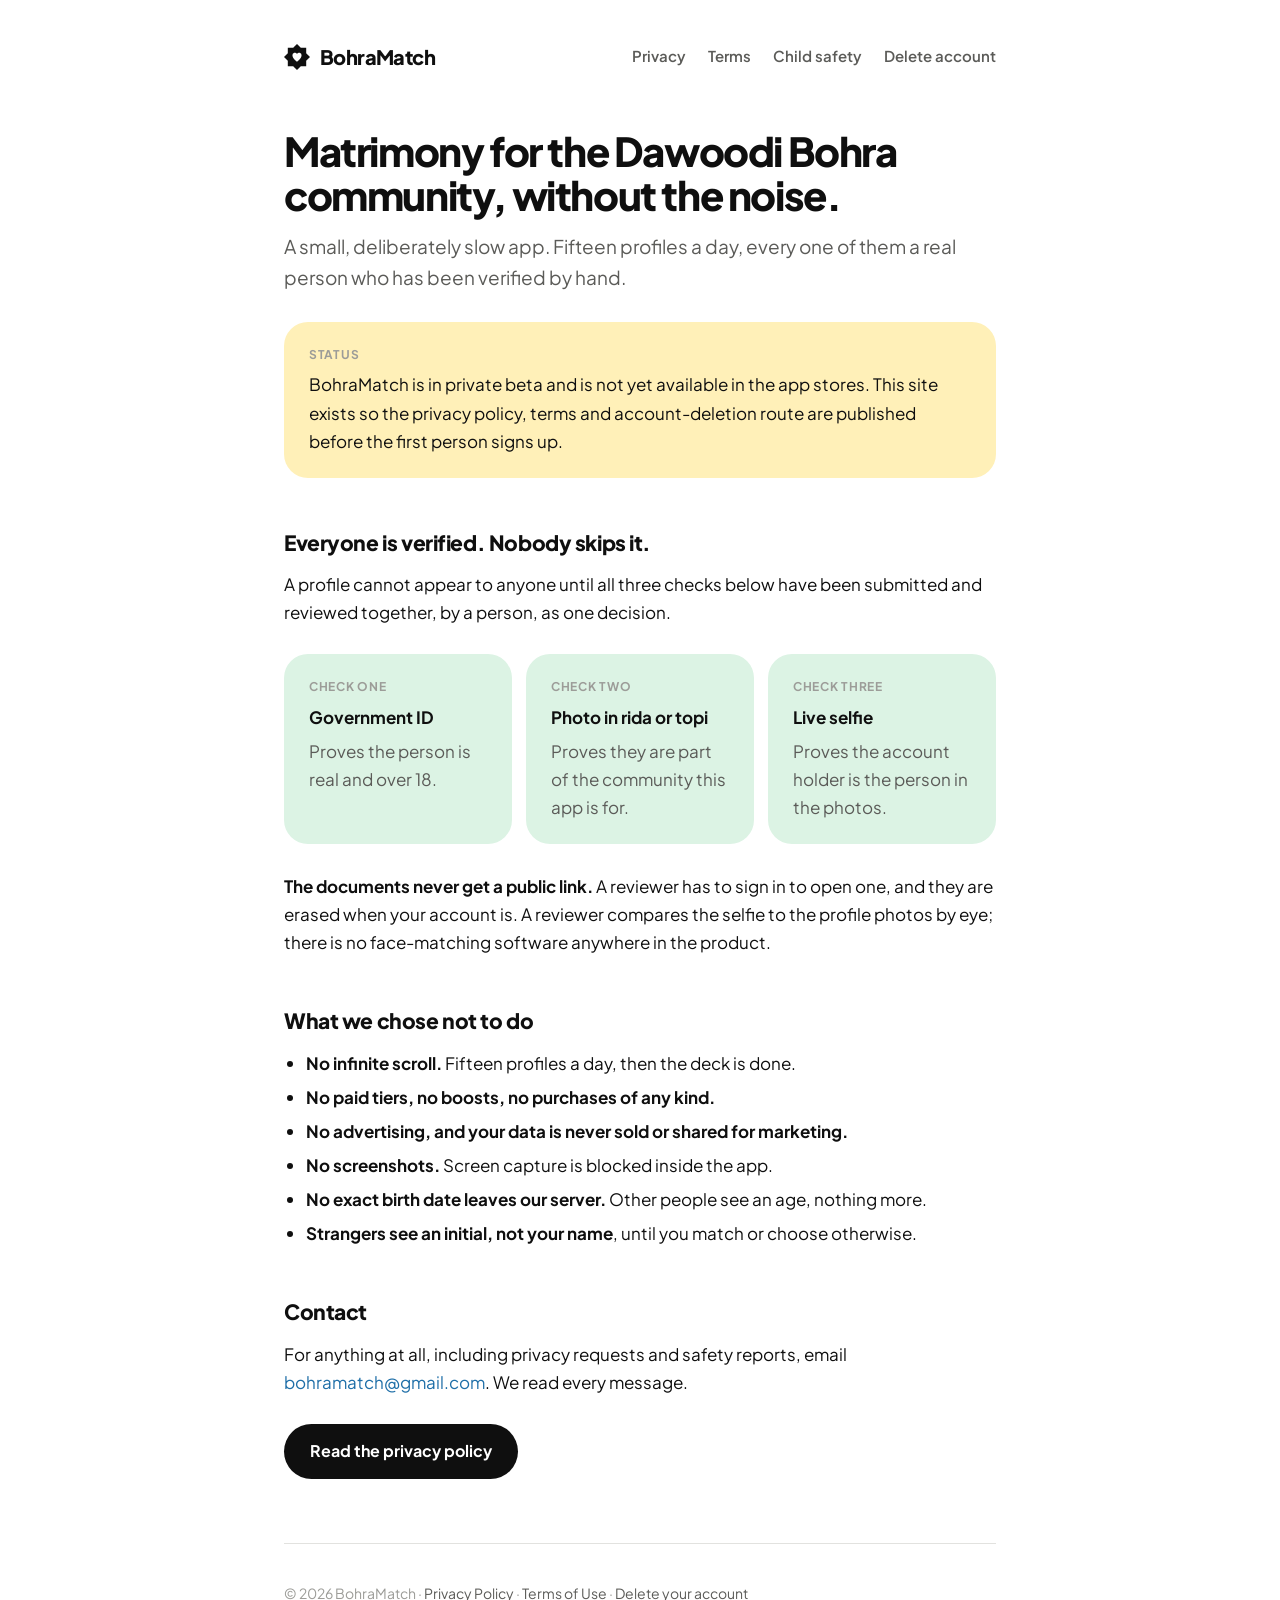
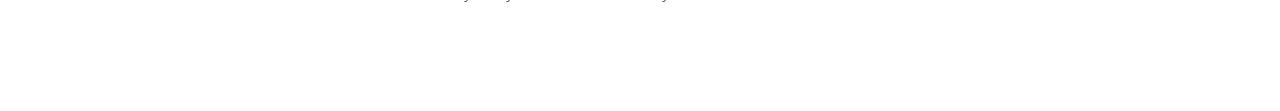
<file: index.html>
<!DOCTYPE html>
<html lang="en">
<head>
<meta charset="utf-8" />
<meta name="viewport" content="width=device-width, initial-scale=1" />
<title>BohraMatch</title>
<meta name="description" content="A verified matrimony app for the Dawoodi Bohra community. Every profile is reviewed by a person before it goes live." />
<link rel="preconnect" href="https://fonts.googleapis.com" />
<link rel="preconnect" href="https://fonts.gstatic.com" crossorigin />
<link href="https://fonts.googleapis.com/css2?family=Plus+Jakarta+Sans:wght@500;600;700;800&display=swap" rel="stylesheet" />
<link rel="stylesheet" href="style.css" />
<link rel="icon" href="icon.svg" type="image/svg+xml" />
</head>
<body>
<div class="wrap">

  <div class="top">
    <a class="brand" href="./">
      <svg class="mark" viewBox="0 0 24 24" aria-hidden="true">
        <path fill="#0F0F0F" fill-rule="evenodd" d="M12.00 0.00L15.51 3.51L20.49 3.51L20.49 8.49L24.00 12.00L20.49 15.51L20.49 20.49L15.51 20.49L12.00 24.00L8.49 20.49L3.51 20.49L3.51 15.51L0.00 12.00L3.51 8.49L3.51 3.51L8.49 3.51Z M12 16.4 C12 16.4, 7.8 13.4, 7.8 10.4 A2.2 2.2 0 0 1 12 9.3 A2.2 2.2 0 0 1 16.2 10.4 C16.2 13.4 12 16.4 12 16.4 Z" />
      </svg>
      BohraMatch
    </a>
    <nav class="nav">
      <a href="privacy.html">Privacy</a>
      <a href="terms.html">Terms</a>
      <a href="child-safety.html">Child safety</a>
      <a href="delete-account.html">Delete account</a>
    </nav>
  </div>

  <h1>Matrimony for the Dawoodi&nbsp;Bohra community, without the noise.</h1>
  <p class="lede">
    A small, deliberately slow app. Fifteen profiles a day, every one of them a real
    person who has been verified by hand.
  </p>

  <div class="card sun">
    <p class="label">Status</p>
    <p style="margin:0">
      BohraMatch is in private beta and is not yet available in the app stores.
      This site exists so the privacy policy, terms and account-deletion route are
      published before the first person signs up.
    </p>
  </div>

  <h2>Everyone is verified. Nobody skips it.</h2>
  <p>
    A profile cannot appear to anyone until all three checks below have been submitted
    and reviewed together, by a person, as one decision.
  </p>

  <div class="grid">
    <div class="card mint">
      <p class="label">Check one</p>
      <strong>Government ID</strong>
      <p style="margin:6px 0 0" class="muted">Proves the person is real and over 18.</p>
    </div>
    <div class="card mint">
      <p class="label">Check two</p>
      <strong>Photo in rida or topi</strong>
      <p style="margin:6px 0 0" class="muted">Proves they are part of the community this app is for.</p>
    </div>
    <div class="card mint">
      <p class="label">Check three</p>
      <strong>Live selfie</strong>
      <p style="margin:6px 0 0" class="muted">Proves the account holder is the person in the photos.</p>
    </div>
  </div>

  <p>
    <strong>The documents never get a public link.</strong> A reviewer has to sign in to
    open one, and they are erased when your account is. A reviewer compares the selfie to
    the profile photos by eye; there is no face-matching software anywhere in the product.
  </p>

  <h2>What we chose not to do</h2>
  <ul>
    <li><strong>No infinite scroll.</strong> Fifteen profiles a day, then the deck is done.</li>
    <li><strong>No paid tiers, no boosts, no purchases of any kind.</strong></li>
    <li><strong>No advertising, and your data is never sold or shared for marketing.</strong></li>
    <li><strong>No screenshots.</strong> Screen capture is blocked inside the app.</li>
    <li><strong>No exact birth date leaves our server.</strong> Other people see an age, nothing more.</li>
    <li><strong>Strangers see an initial, not your name</strong>, until you match or choose otherwise.</li>
  </ul>

  <h2>Contact</h2>
  <p>
    For anything at all, including privacy requests and safety reports, email
    <a href="mailto:bohramatch@gmail.com">bohramatch@gmail.com</a>.
    We read every message.
  </p>

  <p style="margin-top:28px">
    <a class="btn" href="privacy.html">Read the privacy policy</a>
  </p>

  <footer>
    <p>
      &copy; 2026 BohraMatch &middot;
      <a href="privacy.html">Privacy Policy</a> &middot;
      <a href="terms.html">Terms of Use</a> &middot;
      <a href="delete-account.html">Delete your account</a>
    </p>
  </footer>

</div>
</body>
</html>
</file>
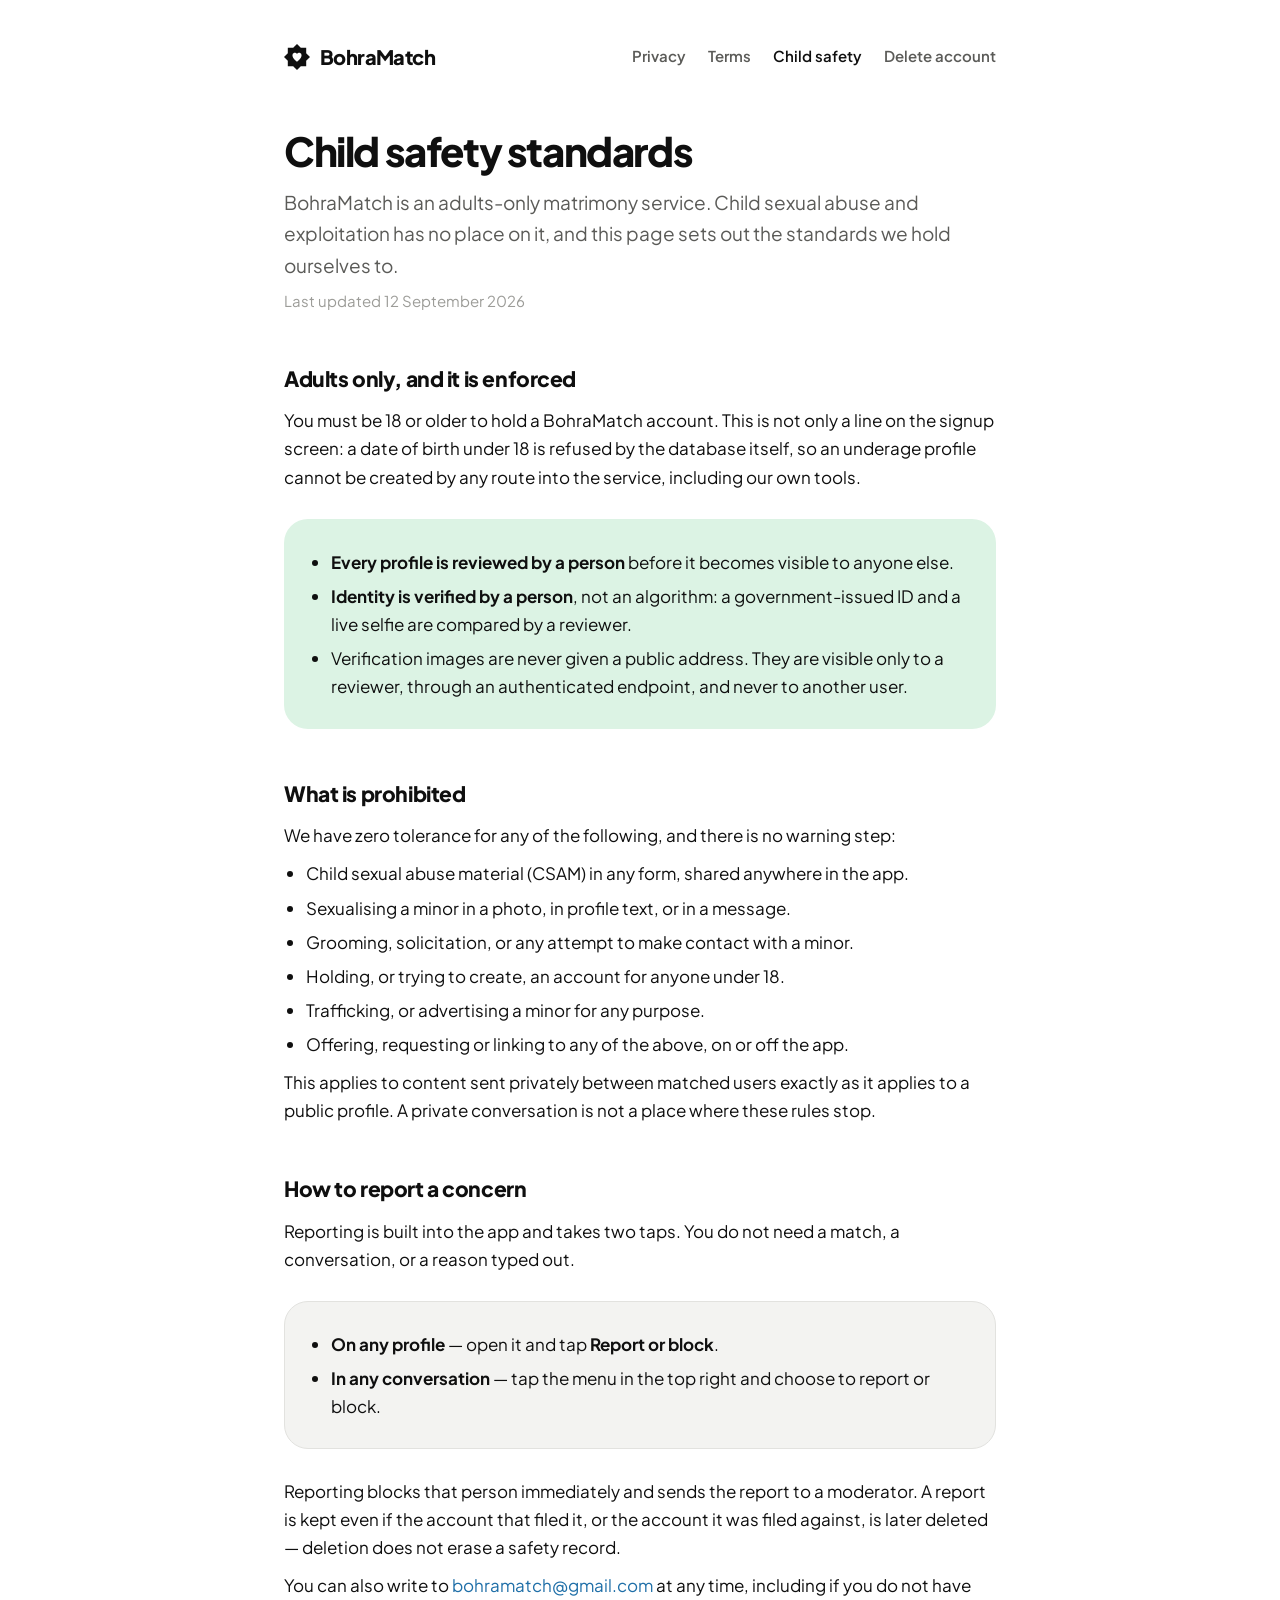
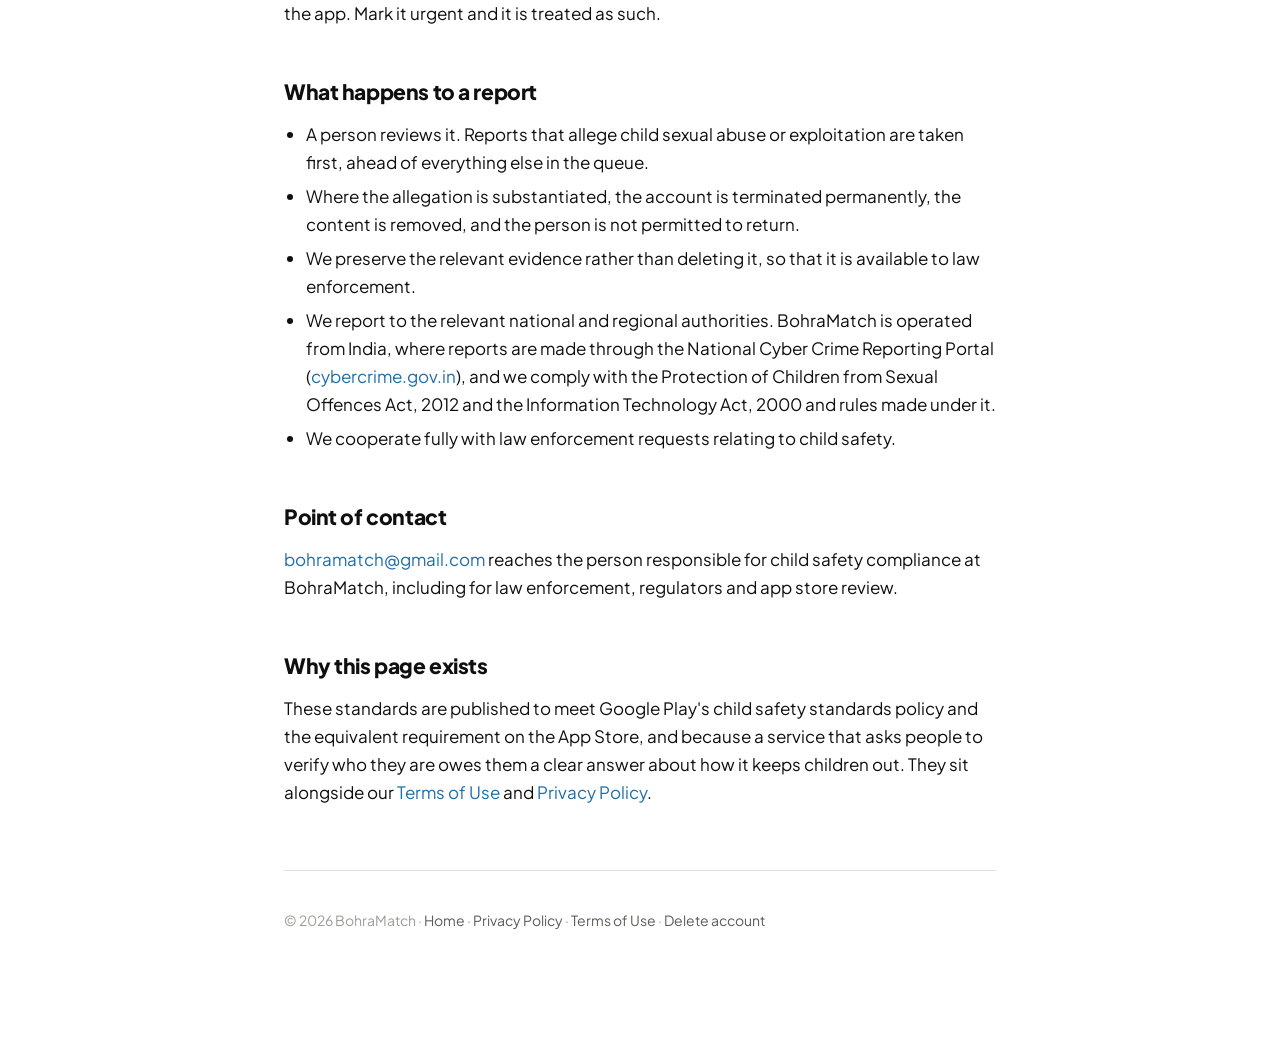
<file: child-safety.html>
<!DOCTYPE html>
<html lang="en">
<head>
<meta charset="utf-8" />
<meta name="viewport" content="width=device-width, initial-scale=1" />
<title>Child safety standards &middot; BohraMatch</title>
<meta name="description" content="BohraMatch's published standards against child sexual abuse and exploitation, and how to report a concern." />
<link rel="preconnect" href="https://fonts.googleapis.com" />
<link rel="preconnect" href="https://fonts.gstatic.com" crossorigin />
<link href="https://fonts.googleapis.com/css2?family=Plus+Jakarta+Sans:wght@500;600;700;800&display=swap" rel="stylesheet" />
<link rel="stylesheet" href="style.css" />
<link rel="icon" href="icon.svg" type="image/svg+xml" />
</head>
<body>
<div class="wrap">

  <div class="top">
    <a class="brand" href="./">
      <svg class="mark" viewBox="0 0 24 24" aria-hidden="true">
        <path fill="#0F0F0F" fill-rule="evenodd" d="M12.00 0.00L15.51 3.51L20.49 3.51L20.49 8.49L24.00 12.00L20.49 15.51L20.49 20.49L15.51 20.49L12.00 24.00L8.49 20.49L3.51 20.49L3.51 15.51L0.00 12.00L3.51 8.49L3.51 3.51L8.49 3.51Z M12 16.4 C12 16.4, 7.8 13.4, 7.8 10.4 A2.2 2.2 0 0 1 12 9.3 A2.2 2.2 0 0 1 16.2 10.4 C16.2 13.4 12 16.4 12 16.4 Z" />
      </svg>
      BohraMatch
    </a>
    <nav class="nav">
      <a href="privacy.html">Privacy</a>
      <a href="terms.html">Terms</a>
      <a href="child-safety.html" aria-current="page">Child safety</a>
      <a href="delete-account.html">Delete account</a>
    </nav>
  </div>

  <h1>Child safety standards</h1>
  <p class="lede">
    BohraMatch is an adults-only matrimony service. Child sexual abuse and exploitation
    has no place on it, and this page sets out the standards we hold ourselves to.
  </p>
  <p class="updated">Last updated 12 September 2026</p>

  <h2>Adults only, and it is enforced</h2>
  <p>
    You must be 18 or older to hold a BohraMatch account. This is not only a line on the
    signup screen: a date of birth under 18 is refused by the database itself, so an
    underage profile cannot be created by any route into the service, including our own
    tools.
  </p>
  <div class="card mint">
    <ul style="margin:0">
      <li><strong>Every profile is reviewed by a person</strong> before it becomes visible to anyone else.</li>
      <li><strong>Identity is verified by a person</strong>, not an algorithm: a government-issued ID and a live selfie are compared by a reviewer.</li>
      <li>Verification images are never given a public address. They are visible only to a reviewer, through an authenticated endpoint, and never to another user.</li>
    </ul>
  </div>

  <h2>What is prohibited</h2>
  <p>We have zero tolerance for any of the following, and there is no warning step:</p>
  <ul>
    <li>Child sexual abuse material (CSAM) in any form, shared anywhere in the app.</li>
    <li>Sexualising a minor in a photo, in profile text, or in a message.</li>
    <li>Grooming, solicitation, or any attempt to make contact with a minor.</li>
    <li>Holding, or trying to create, an account for anyone under 18.</li>
    <li>Trafficking, or advertising a minor for any purpose.</li>
    <li>Offering, requesting or linking to any of the above, on or off the app.</li>
  </ul>
  <p>
    This applies to content sent privately between matched users exactly as it applies to
    a public profile. A private conversation is not a place where these rules stop.
  </p>

  <h2>How to report a concern</h2>
  <p>
    Reporting is built into the app and takes two taps. You do not need a match, a
    conversation, or a reason typed out.
  </p>
  <div class="card">
    <ul style="margin:0">
      <li><strong>On any profile</strong> &mdash; open it and tap <strong>Report or block</strong>.</li>
      <li><strong>In any conversation</strong> &mdash; tap the menu in the top right and choose to report or block.</li>
    </ul>
  </div>
  <p>
    Reporting blocks that person immediately and sends the report to a moderator. A report
    is kept even if the account that filed it, or the account it was filed against, is
    later deleted &mdash; deletion does not erase a safety record.
  </p>
  <p>
    You can also write to
    <a href="mailto:bohramatch@gmail.com?subject=Child%20safety%20concern">bohramatch@gmail.com</a>
    at any time, including if you do not have the app. Mark it urgent and it is treated as
    such.
  </p>

  <h2>What happens to a report</h2>
  <ul>
    <li>A person reviews it. Reports that allege child sexual abuse or exploitation are taken first, ahead of everything else in the queue.</li>
    <li>Where the allegation is substantiated, the account is terminated permanently, the content is removed, and the person is not permitted to return.</li>
    <li>We preserve the relevant evidence rather than deleting it, so that it is available to law enforcement.</li>
    <li>We report to the relevant national and regional authorities. BohraMatch is operated from India, where reports are made through the National Cyber Crime Reporting Portal (<a href="https://cybercrime.gov.in">cybercrime.gov.in</a>), and we comply with the Protection of Children from Sexual Offences Act, 2012 and the Information Technology Act, 2000 and rules made under it.</li>
    <li>We cooperate fully with law enforcement requests relating to child safety.</li>
  </ul>

  <h2>Point of contact</h2>
  <p>
    <a href="mailto:bohramatch@gmail.com?subject=Child%20safety%20standards">bohramatch@gmail.com</a>
    reaches the person responsible for child safety compliance at BohraMatch, including for
    law enforcement, regulators and app store review.
  </p>

  <h2>Why this page exists</h2>
  <p>
    These standards are published to meet Google Play's child safety standards policy and
    the equivalent requirement on the App Store, and because a service that asks people to
    verify who they are owes them a clear answer about how it keeps children out. They sit
    alongside our <a href="terms.html">Terms of Use</a> and <a href="privacy.html">Privacy Policy</a>.
  </p>

  <footer>
    <p>
      &copy; 2026 BohraMatch &middot;
      <a href="./">Home</a> &middot;
      <a href="privacy.html">Privacy Policy</a> &middot;
      <a href="terms.html">Terms of Use</a> &middot;
      <a href="delete-account.html">Delete account</a>
    </p>
  </footer>

</div>
</body>
</html>
</file>
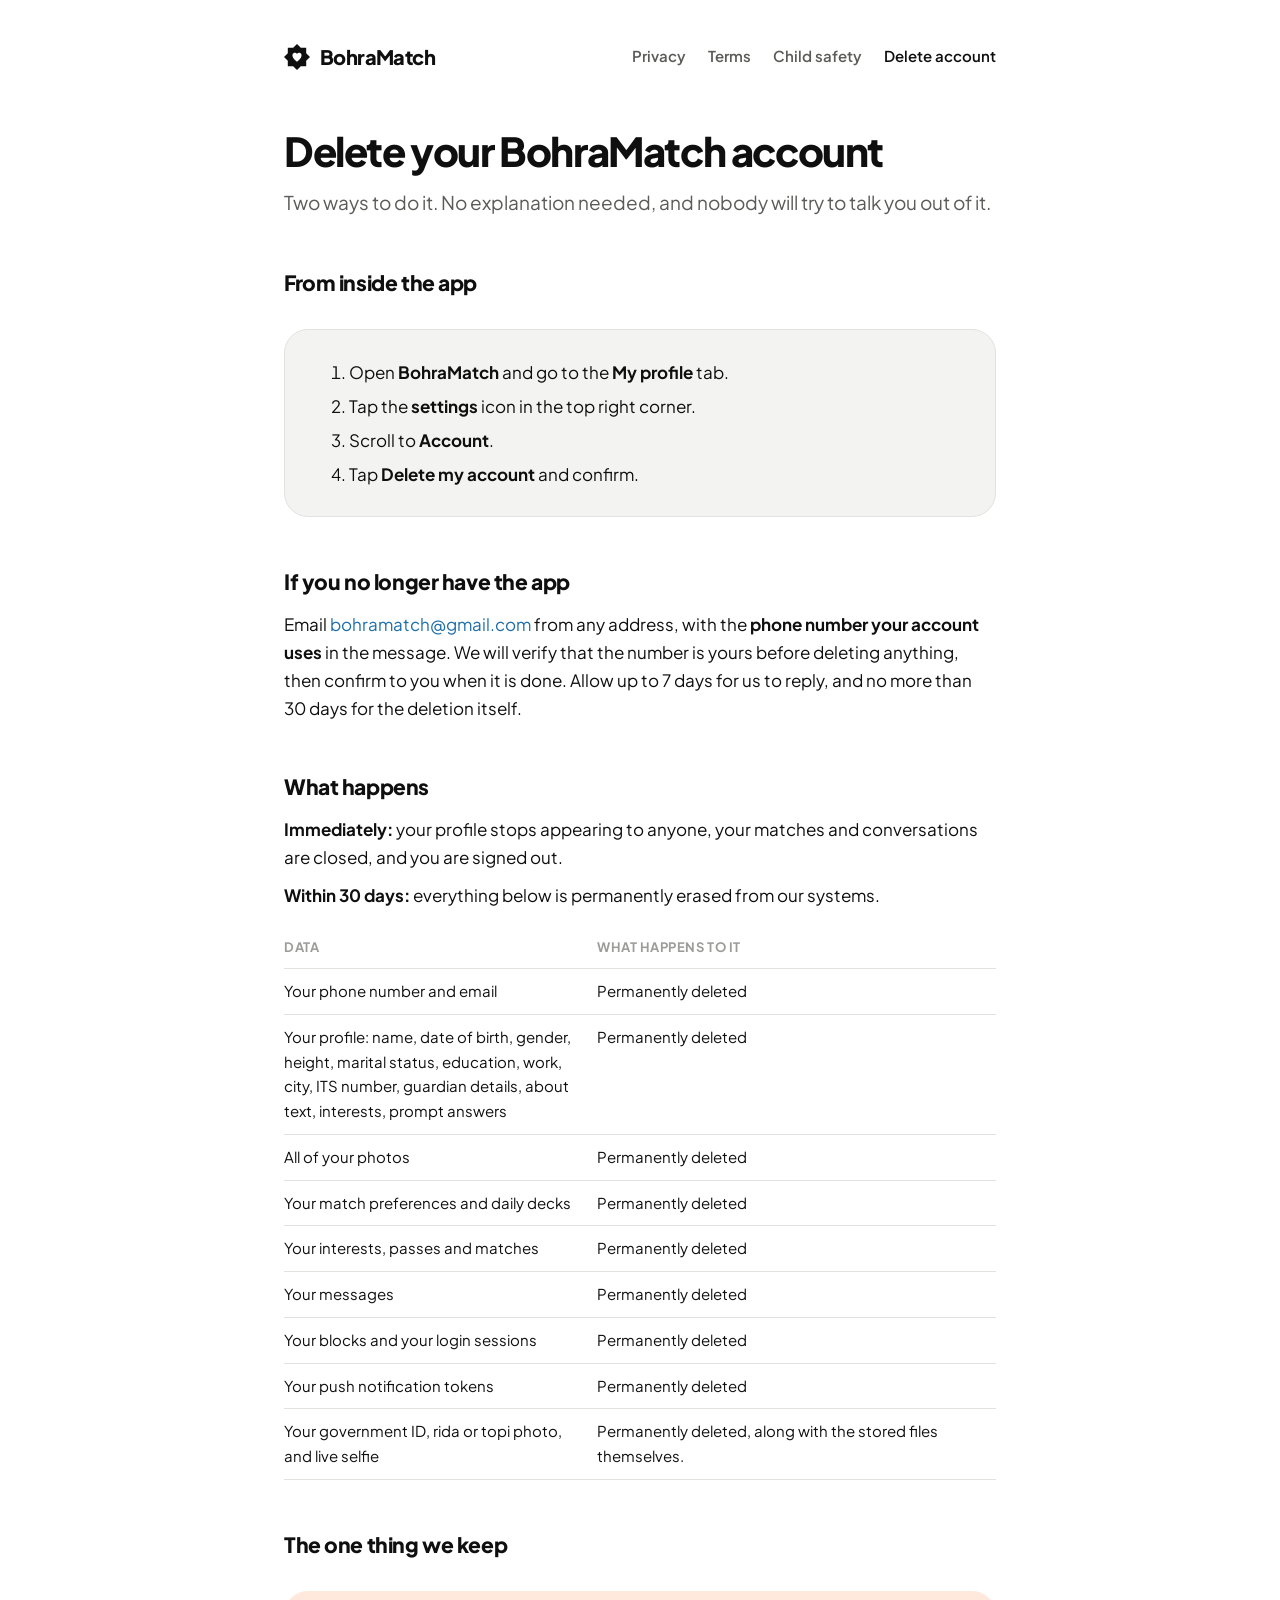
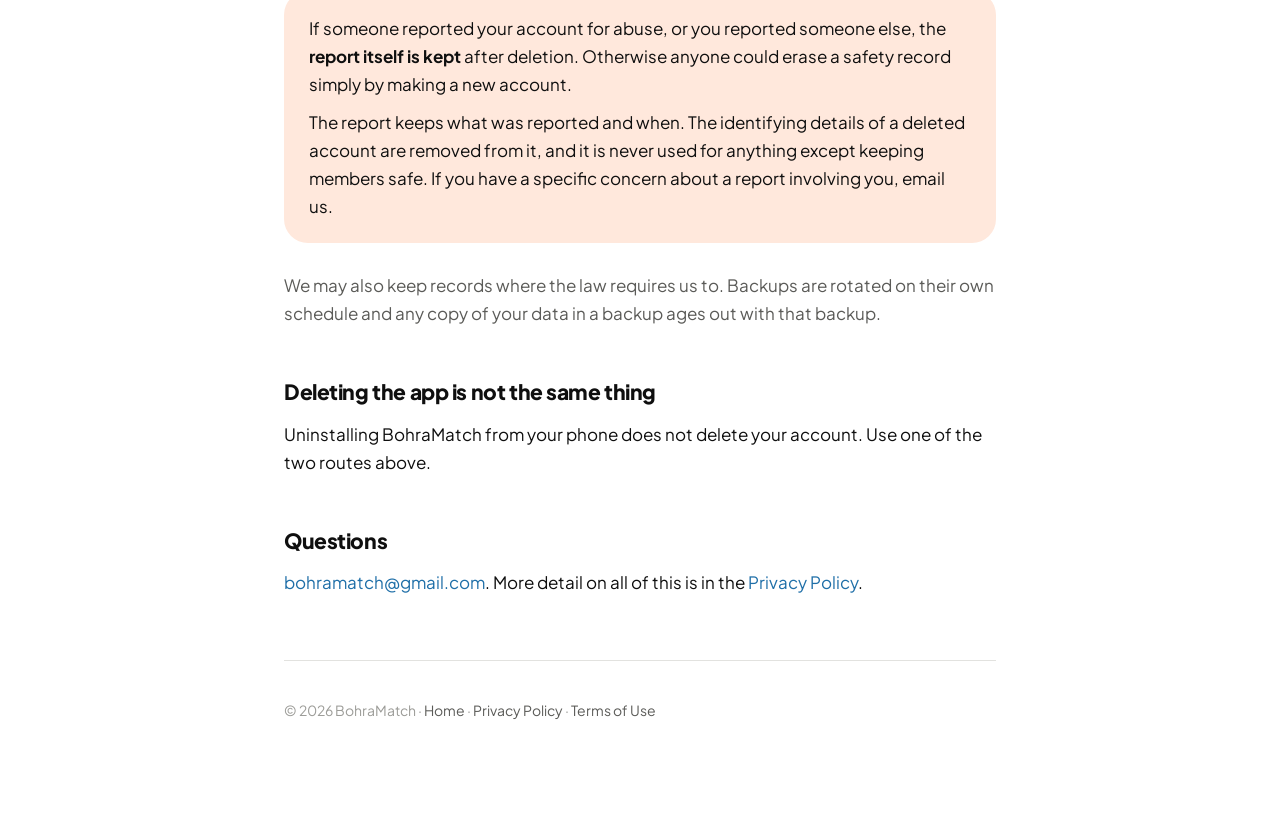
<file: delete-account.html>
<!DOCTYPE html>
<html lang="en">
<head>
<meta charset="utf-8" />
<meta name="viewport" content="width=device-width, initial-scale=1" />
<title>Delete your account &middot; BohraMatch</title>
<meta name="description" content="How to delete your BohraMatch account and what happens to your data." />
<link rel="preconnect" href="https://fonts.googleapis.com" />
<link rel="preconnect" href="https://fonts.gstatic.com" crossorigin />
<link href="https://fonts.googleapis.com/css2?family=Plus+Jakarta+Sans:wght@500;600;700;800&display=swap" rel="stylesheet" />
<link rel="stylesheet" href="style.css" />
<link rel="icon" href="icon.svg" type="image/svg+xml" />
</head>
<body>
<div class="wrap">

  <div class="top">
    <a class="brand" href="./">
      <svg class="mark" viewBox="0 0 24 24" aria-hidden="true">
        <path fill="#0F0F0F" fill-rule="evenodd" d="M12.00 0.00L15.51 3.51L20.49 3.51L20.49 8.49L24.00 12.00L20.49 15.51L20.49 20.49L15.51 20.49L12.00 24.00L8.49 20.49L3.51 20.49L3.51 15.51L0.00 12.00L3.51 8.49L3.51 3.51L8.49 3.51Z M12 16.4 C12 16.4, 7.8 13.4, 7.8 10.4 A2.2 2.2 0 0 1 12 9.3 A2.2 2.2 0 0 1 16.2 10.4 C16.2 13.4 12 16.4 12 16.4 Z" />
      </svg>
      BohraMatch
    </a>
    <nav class="nav">
      <a href="privacy.html">Privacy</a>
      <a href="terms.html">Terms</a>
      <a href="child-safety.html">Child safety</a>
      <a href="delete-account.html" aria-current="page">Delete account</a>
    </nav>
  </div>

  <h1>Delete your BohraMatch account</h1>
  <p class="lede">
    Two ways to do it. No explanation needed, and nobody will try to talk you out of it.
  </p>

  <h2>From inside the app</h2>
  <div class="card">
    <ol style="margin:0">
      <li>Open <strong>BohraMatch</strong> and go to the <strong>My profile</strong> tab.</li>
      <li>Tap the <strong>settings</strong> icon in the top right corner.</li>
      <li>Scroll to <strong>Account</strong>.</li>
      <li>Tap <strong>Delete my account</strong> and confirm.</li>
    </ol>
  </div>

  <h2>If you no longer have the app</h2>
  <p>
    Email <a href="mailto:bohramatch@gmail.com?subject=Delete%20my%20BohraMatch%20account">bohramatch@gmail.com</a>
    from any address, with the <strong>phone number your account uses</strong> in the message.
    We will verify that the number is yours before deleting anything, then confirm to you
    when it is done. Allow up to 7 days for us to reply, and no more than 30 days for the
    deletion itself.
  </p>

  <h2>What happens</h2>
  <p>
    <strong>Immediately:</strong> your profile stops appearing to anyone, your matches and
    conversations are closed, and you are signed out.
  </p>
  <p>
    <strong>Within 30 days:</strong> everything below is permanently erased from our systems.
  </p>

  <table>
    <tr><th style="width:44%">Data</th><th>What happens to it</th></tr>
    <tr><td>Your phone number and email</td><td>Permanently deleted</td></tr>
    <tr><td>Your profile: name, date of birth, gender, height, marital status, education, work, city, ITS number, guardian details, about text, interests, prompt answers</td><td>Permanently deleted</td></tr>
    <tr><td>All of your photos</td><td>Permanently deleted</td></tr>
    <tr><td>Your match preferences and daily decks</td><td>Permanently deleted</td></tr>
    <tr><td>Your interests, passes and matches</td><td>Permanently deleted</td></tr>
    <tr><td>Your messages</td><td>Permanently deleted</td></tr>
    <tr><td>Your blocks and your login sessions</td><td>Permanently deleted</td></tr>
    <tr><td>Your push notification tokens</td><td>Permanently deleted</td></tr>
    <tr><td>Your government ID, rida or topi photo, and live selfie</td><td>Permanently deleted, along with the stored files themselves.</td></tr>
  </table>

  <h2>The one thing we keep</h2>
  <div class="card peach">
    <p style="margin-top:0">
      If someone reported your account for abuse, or you reported someone else, the
      <strong>report itself is kept</strong> after deletion. Otherwise anyone could erase a
      safety record simply by making a new account.
    </p>
    <p style="margin-bottom:0">
      The report keeps what was reported and when. The identifying details of a deleted
      account are removed from it, and it is never used for anything except keeping members
      safe. If you have a specific concern about a report involving you, email us.
    </p>
  </div>
  <p class="muted">
    We may also keep records where the law requires us to. Backups are rotated on their own
    schedule and any copy of your data in a backup ages out with that backup.
  </p>

  <h2>Deleting the app is not the same thing</h2>
  <p>
    Uninstalling BohraMatch from your phone does not delete your account. Use one of the
    two routes above.
  </p>

  <h2>Questions</h2>
  <p>
    <a href="mailto:bohramatch@gmail.com">bohramatch@gmail.com</a>. More detail
    on all of this is in the <a href="privacy.html">Privacy Policy</a>.
  </p>

  <footer>
    <p>
      &copy; 2026 BohraMatch &middot;
      <a href="./">Home</a> &middot;
      <a href="privacy.html">Privacy Policy</a> &middot;
      <a href="terms.html">Terms of Use</a>
    </p>
  </footer>

</div>
</body>
</html>
</file>
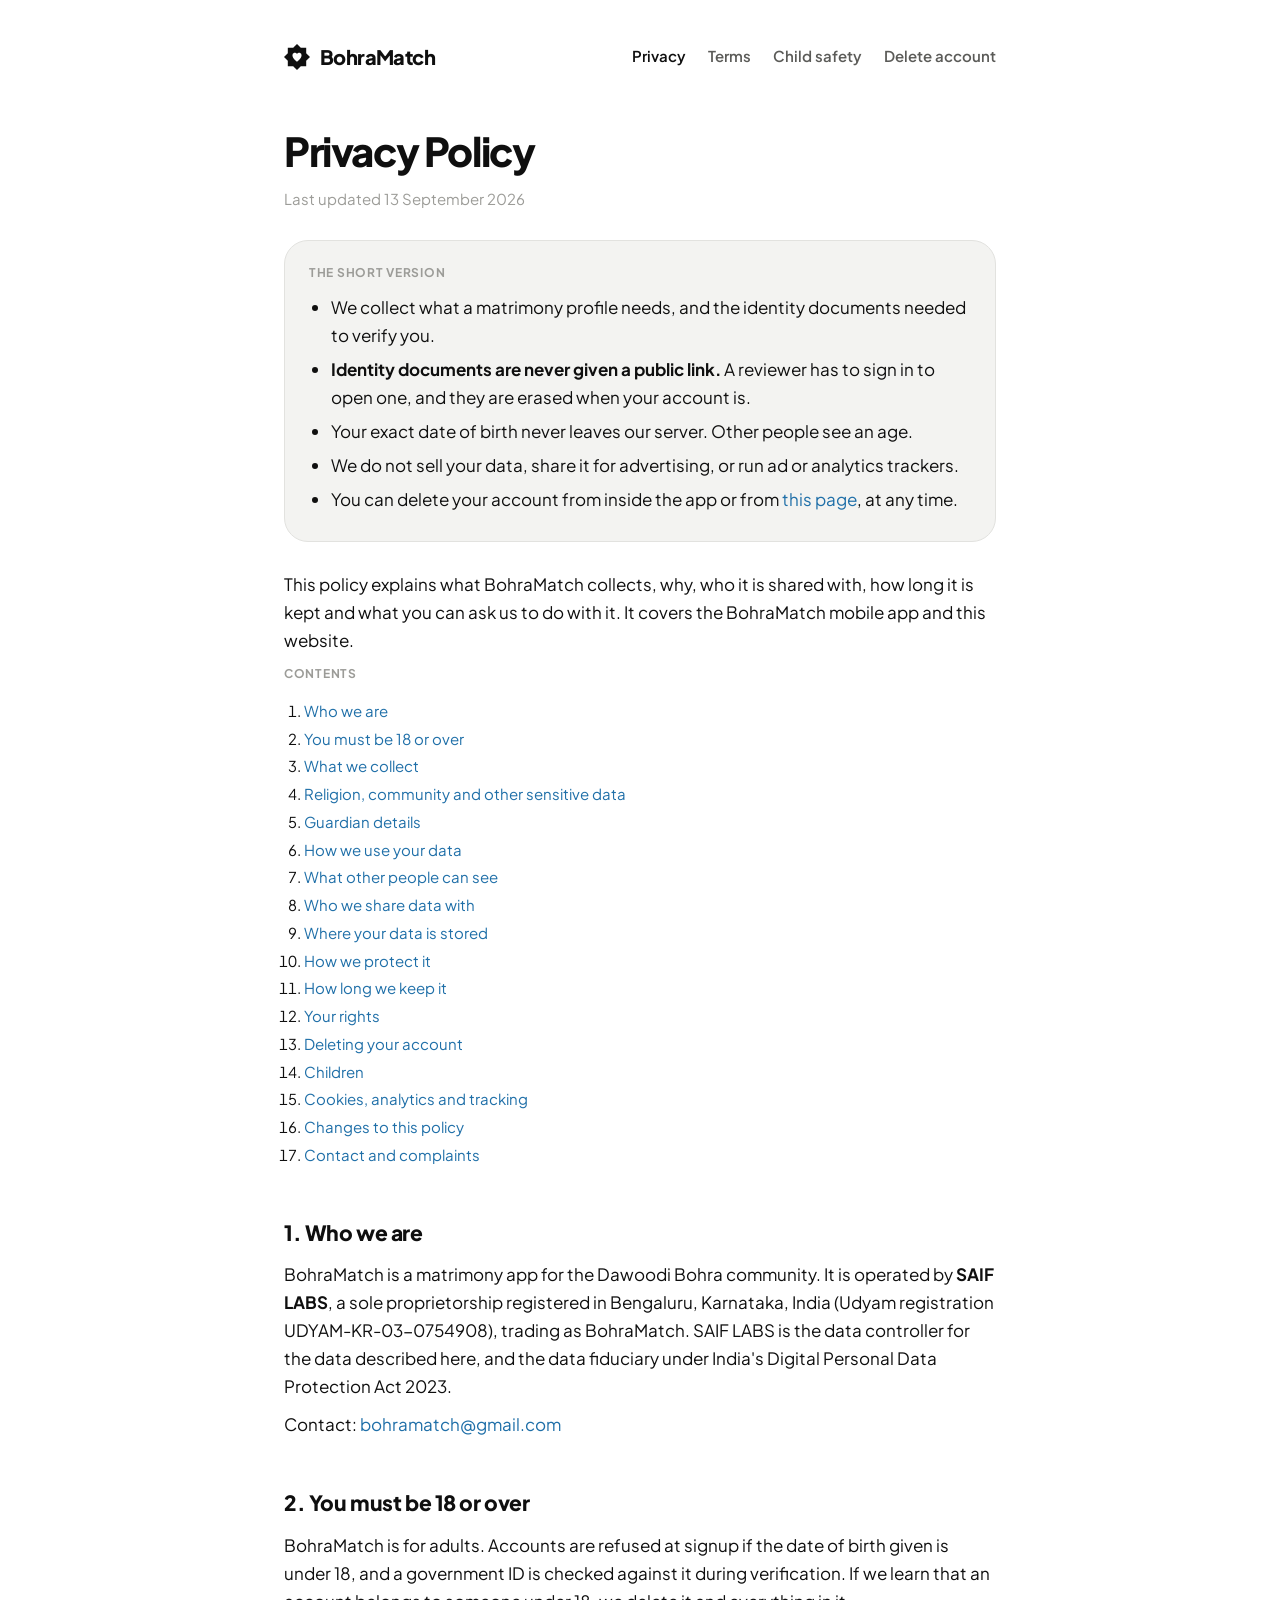
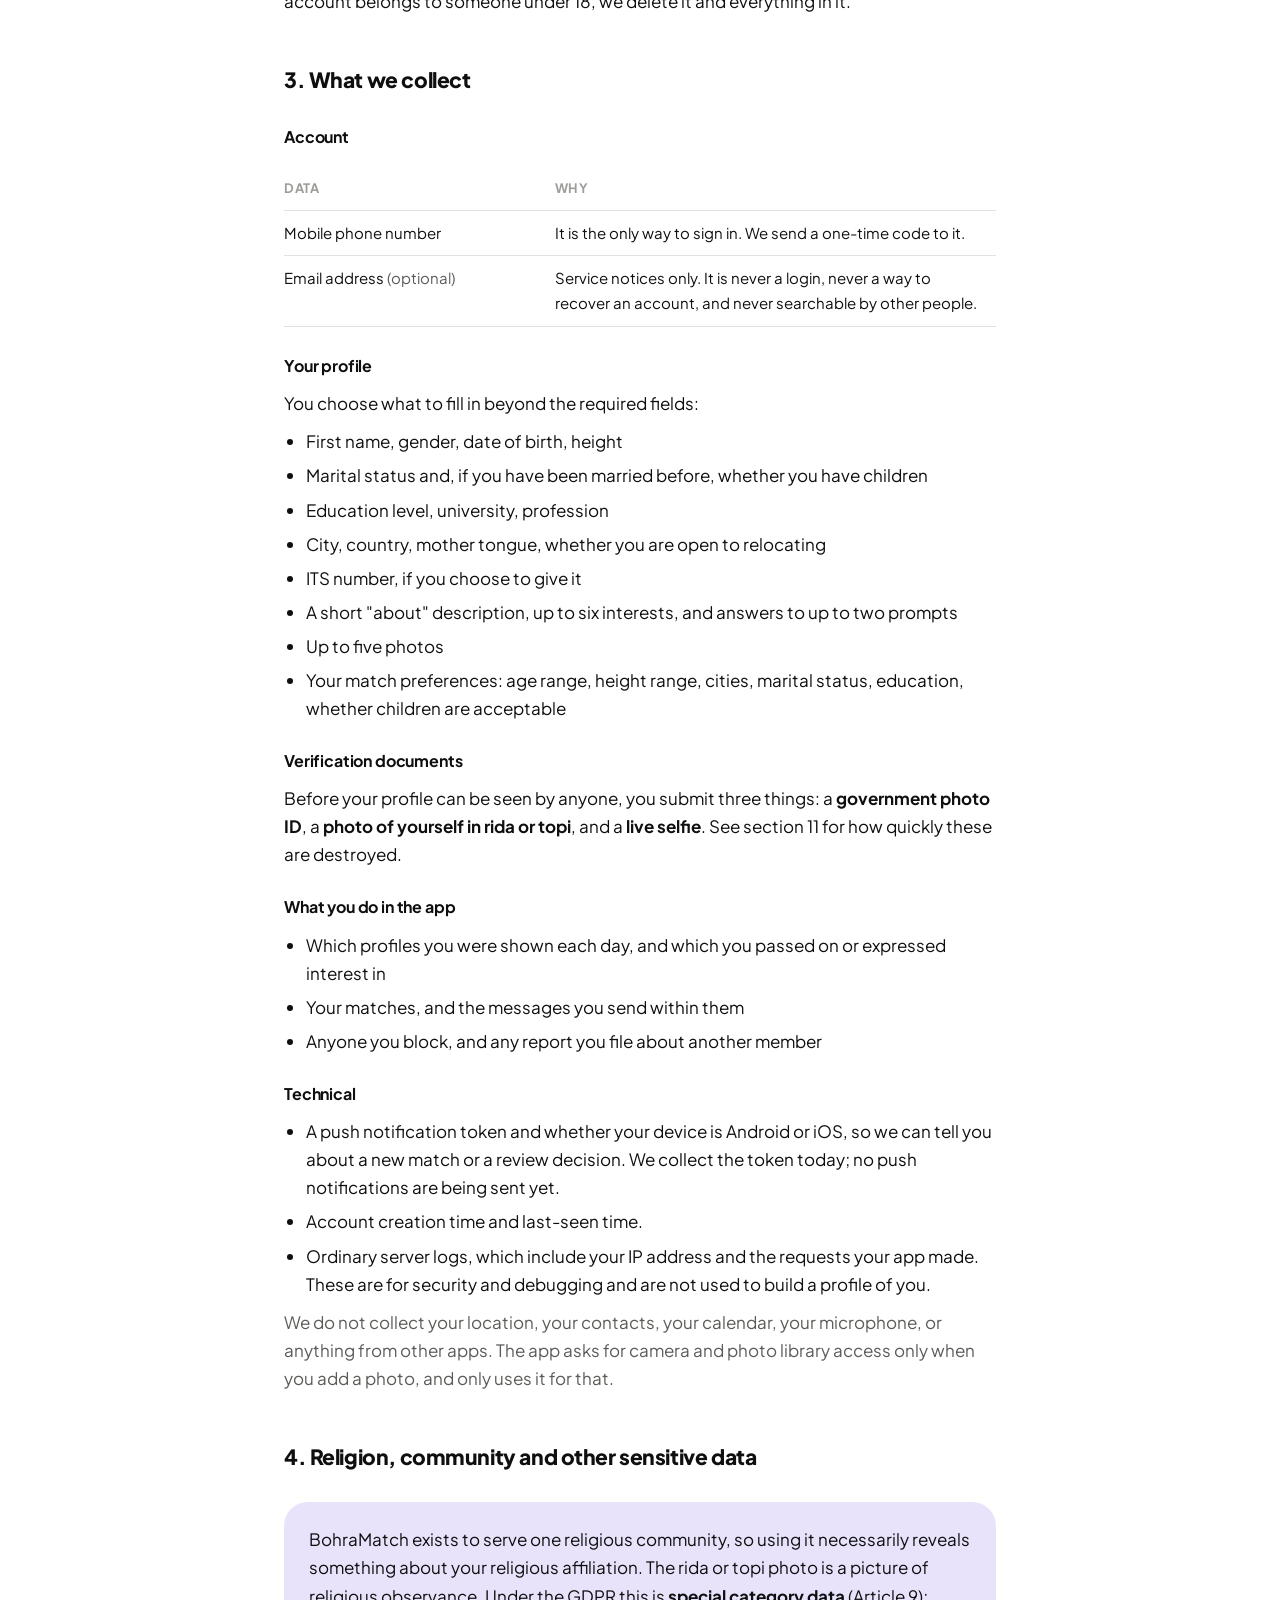
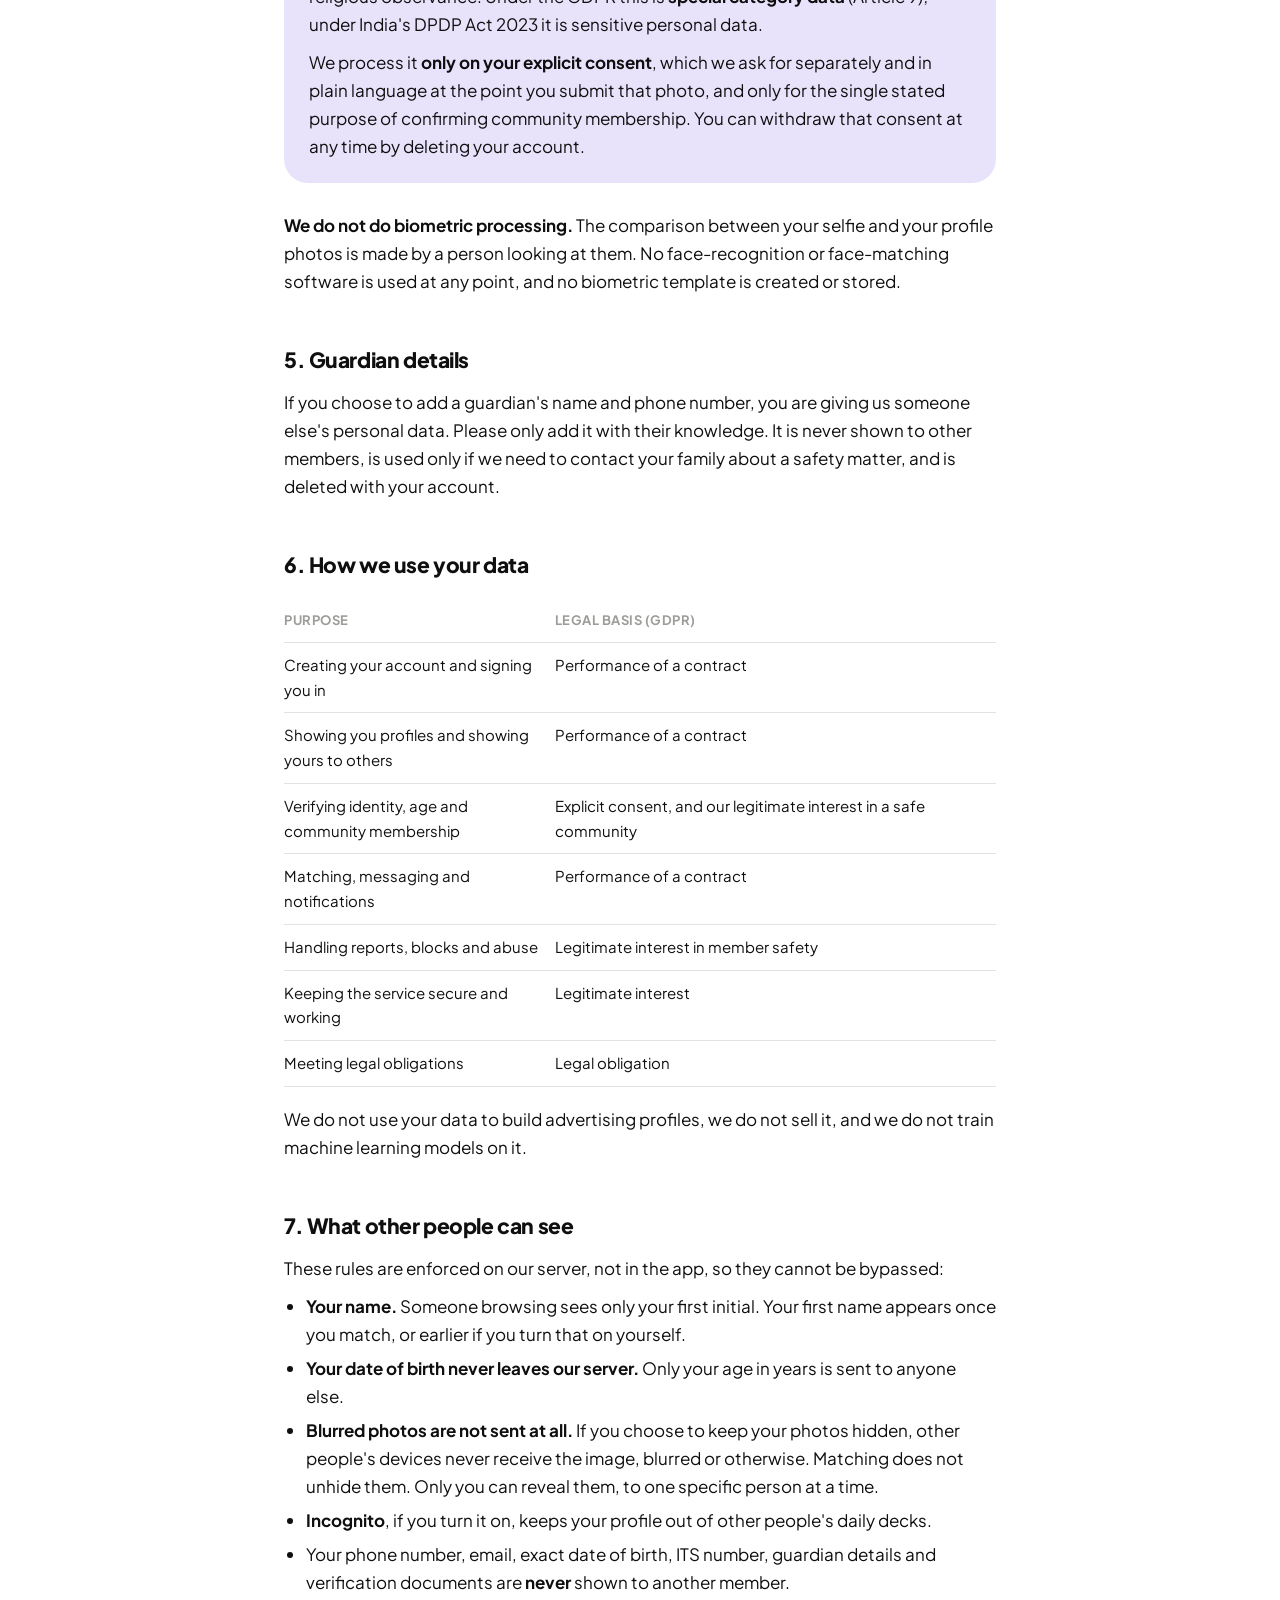
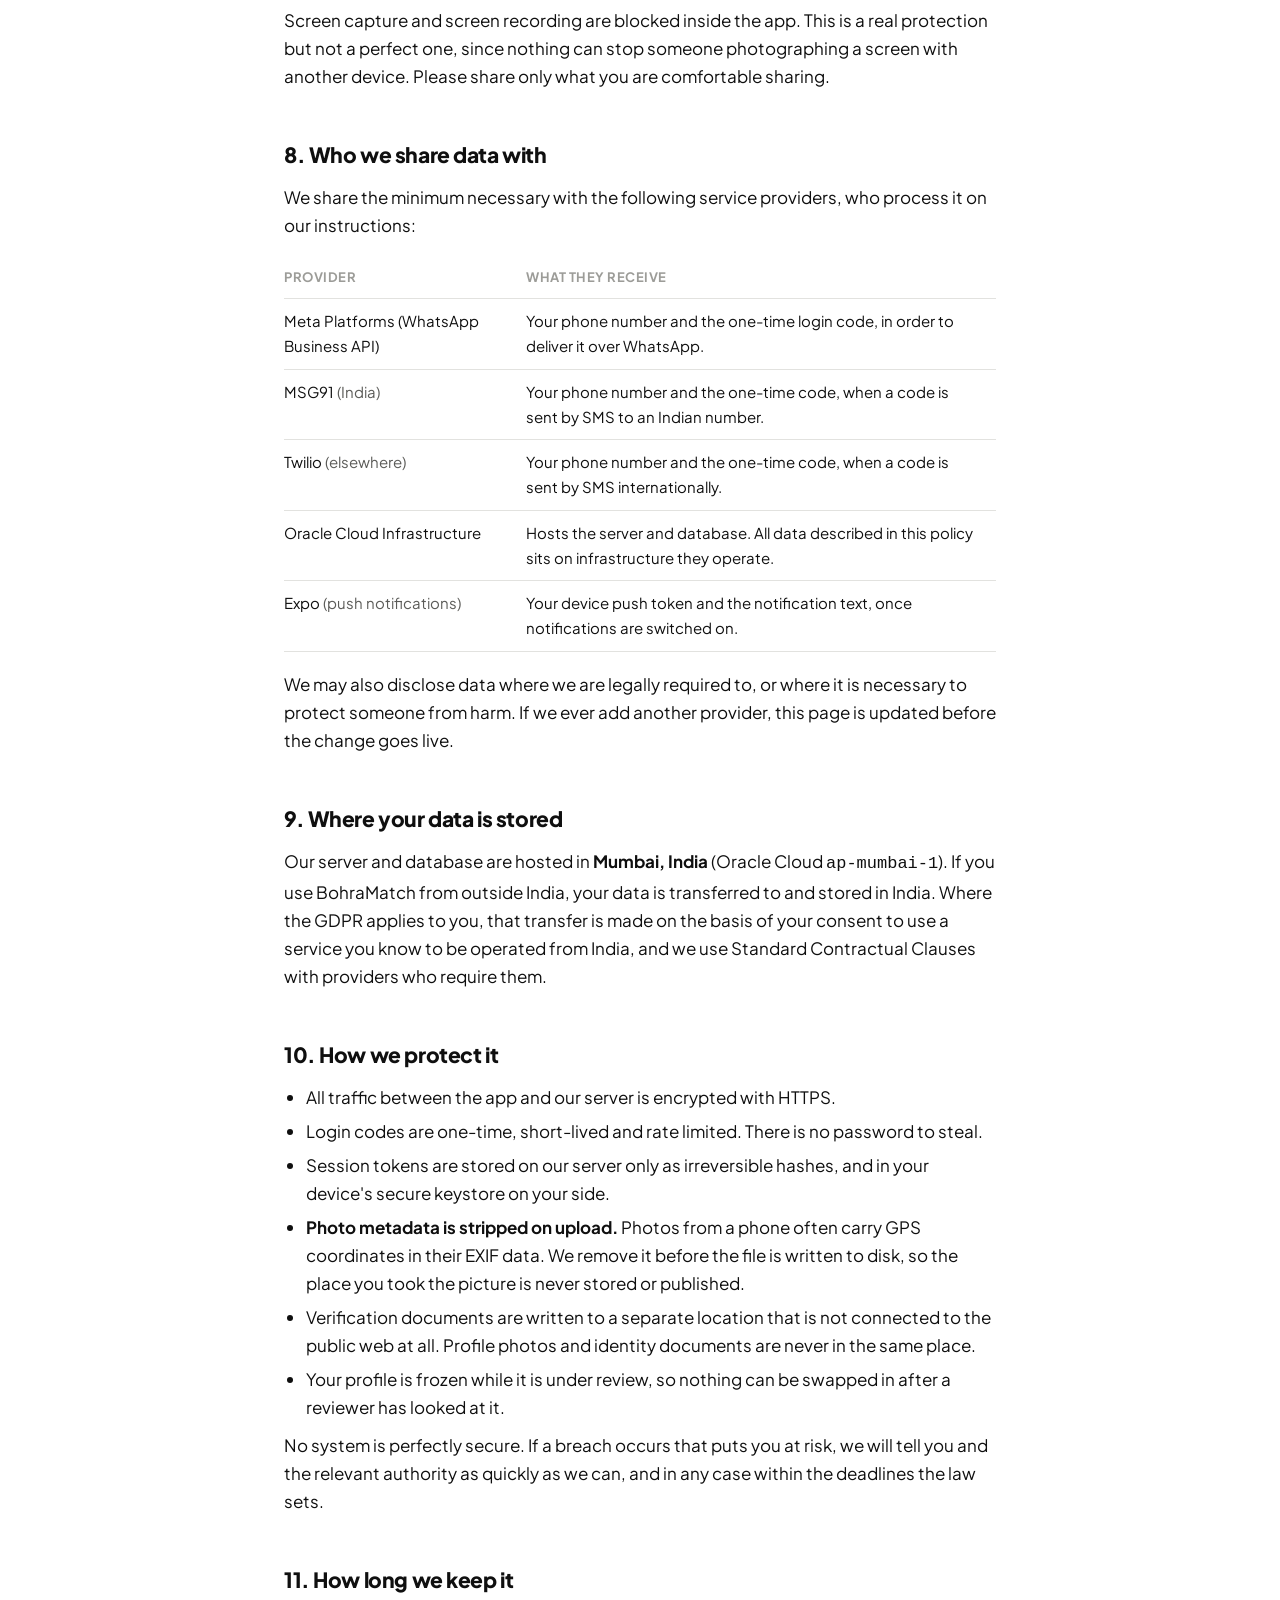
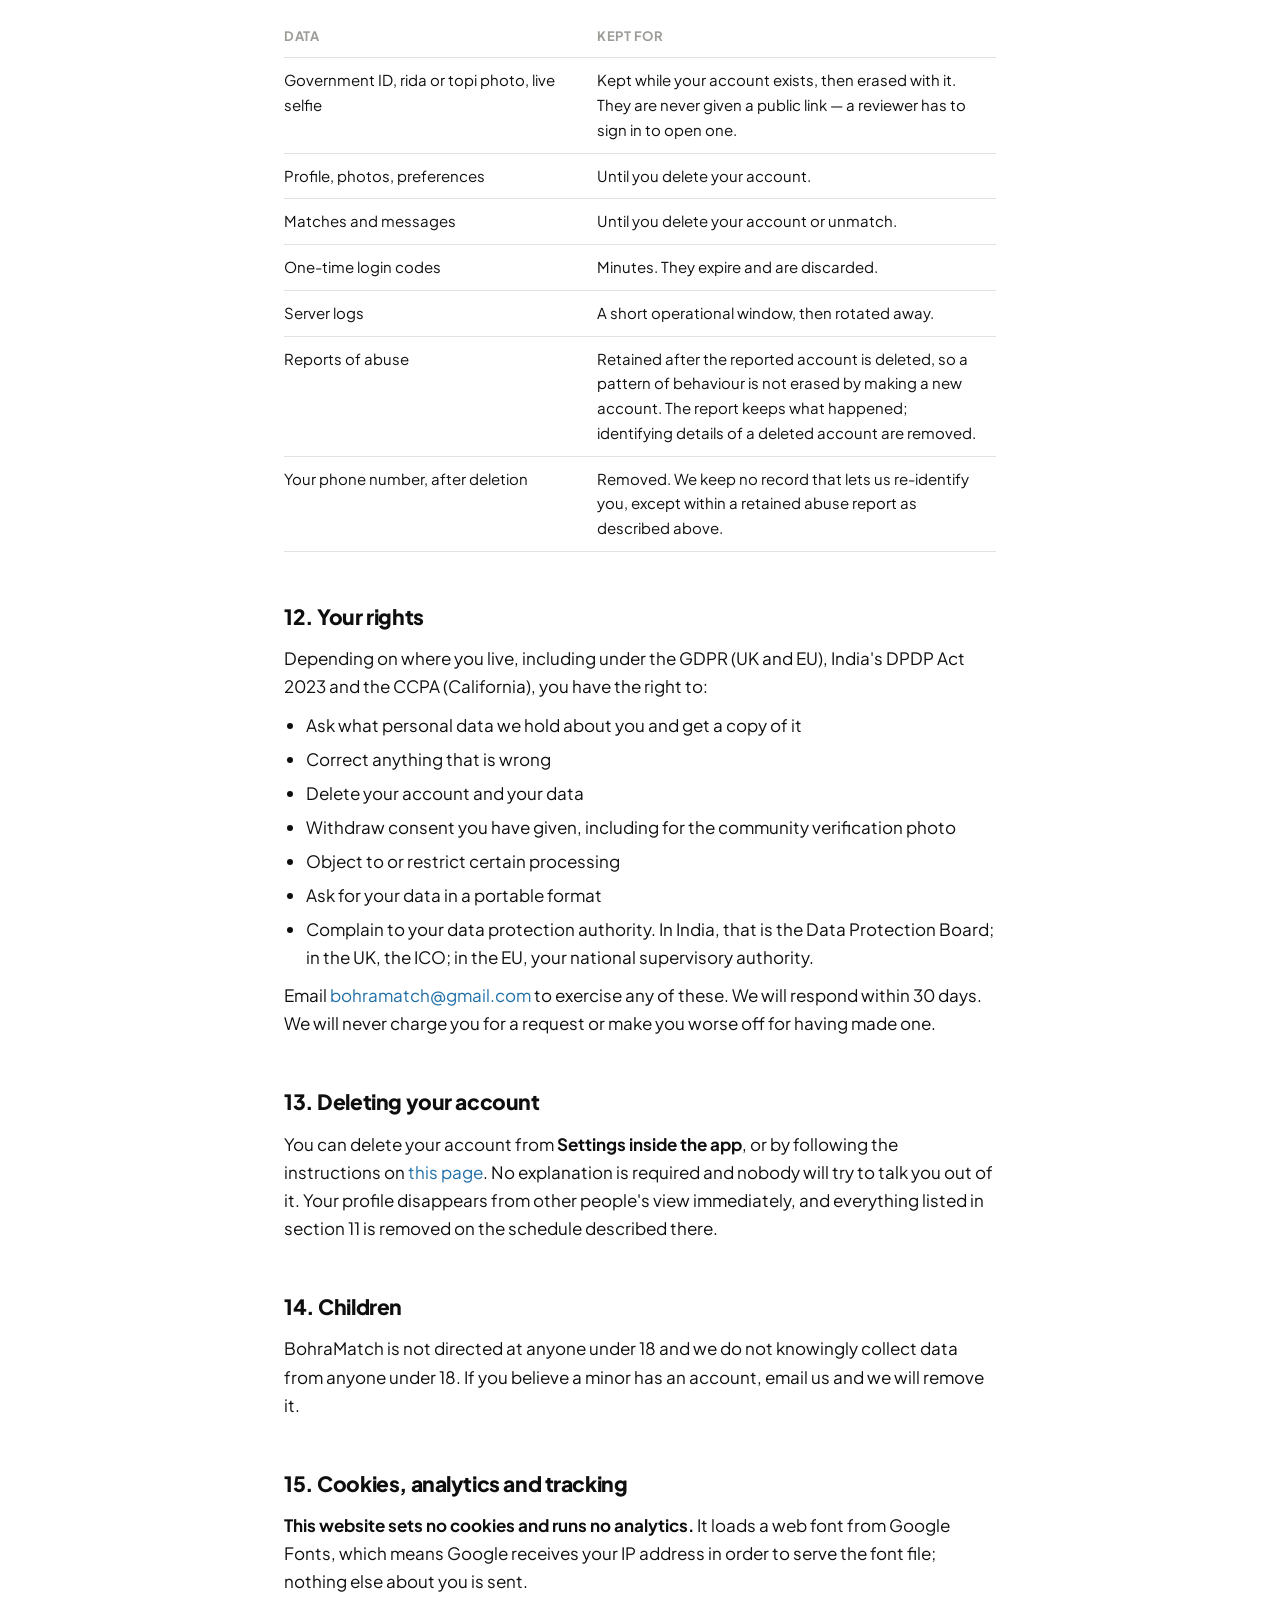
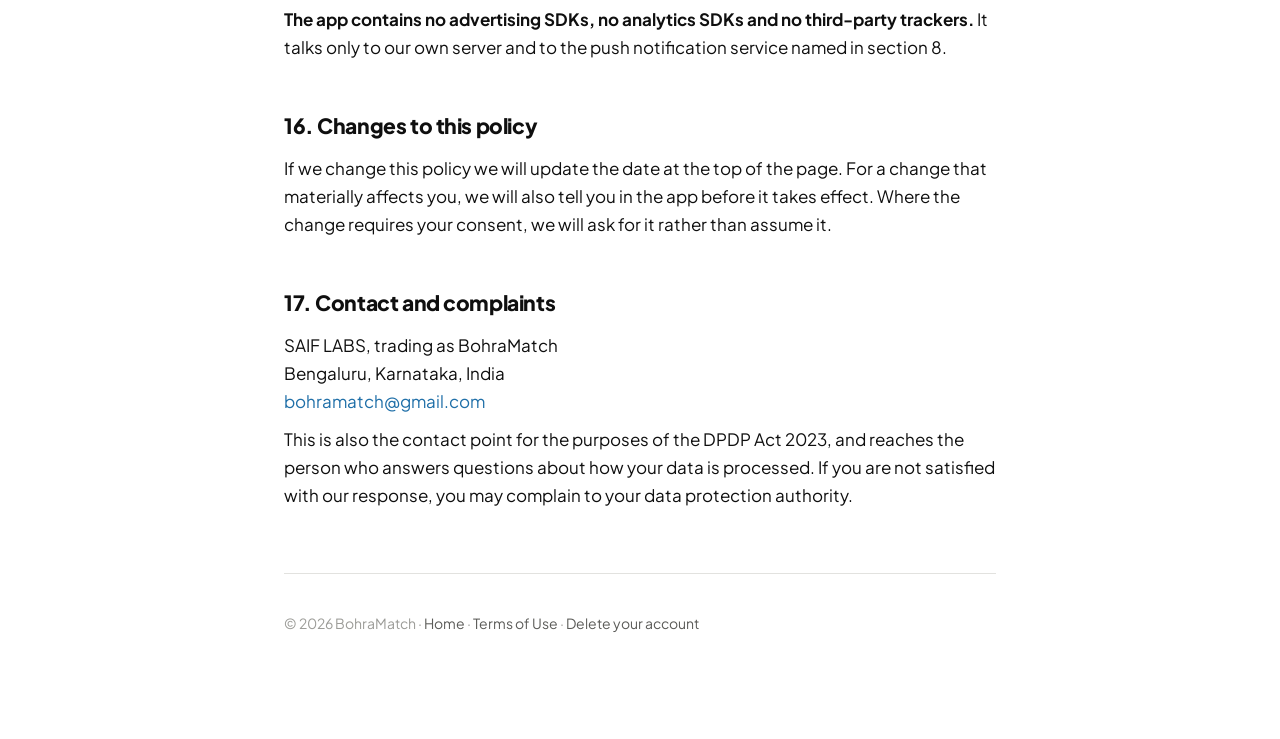
<file: privacy.html>
<!DOCTYPE html>
<html lang="en">
<head>
<meta charset="utf-8" />
<meta name="viewport" content="width=device-width, initial-scale=1" />
<title>Privacy Policy &middot; BohraMatch</title>
<meta name="description" content="How BohraMatch collects, uses, stores and deletes your personal data." />
<link rel="preconnect" href="https://fonts.googleapis.com" />
<link rel="preconnect" href="https://fonts.gstatic.com" crossorigin />
<link href="https://fonts.googleapis.com/css2?family=Plus+Jakarta+Sans:wght@500;600;700;800&display=swap" rel="stylesheet" />
<link rel="stylesheet" href="style.css" />
<link rel="icon" href="icon.svg" type="image/svg+xml" />
</head>
<body>
<div class="wrap">

  <div class="top">
    <a class="brand" href="./">
      <svg class="mark" viewBox="0 0 24 24" aria-hidden="true">
        <path fill="#0F0F0F" fill-rule="evenodd" d="M12.00 0.00L15.51 3.51L20.49 3.51L20.49 8.49L24.00 12.00L20.49 15.51L20.49 20.49L15.51 20.49L12.00 24.00L8.49 20.49L3.51 20.49L3.51 15.51L0.00 12.00L3.51 8.49L3.51 3.51L8.49 3.51Z M12 16.4 C12 16.4, 7.8 13.4, 7.8 10.4 A2.2 2.2 0 0 1 12 9.3 A2.2 2.2 0 0 1 16.2 10.4 C16.2 13.4 12 16.4 12 16.4 Z" />
      </svg>
      BohraMatch
    </a>
    <nav class="nav">
      <a href="privacy.html" aria-current="page">Privacy</a>
      <a href="terms.html">Terms</a>
      <a href="child-safety.html">Child safety</a>
      <a href="delete-account.html">Delete account</a>
    </nav>
  </div>

  <h1>Privacy Policy</h1>
  <p class="updated">Last updated 13 September 2026</p>

  <div class="card">
    <p class="label">The short version</p>
    <ul style="margin-bottom:0">
      <li>We collect what a matrimony profile needs, and the identity documents needed to verify you.</li>
      <li><strong>Identity documents are never given a public link.</strong> A reviewer has to sign in to open one, and they are erased when your account is.</li>
      <li>Your exact date of birth never leaves our server. Other people see an age.</li>
      <li>We do not sell your data, share it for advertising, or run ad or analytics trackers.</li>
      <li>You can delete your account from inside the app or from
        <a href="delete-account.html">this page</a>, at any time.</li>
    </ul>
  </div>

  <p>
    This policy explains what BohraMatch collects, why, who it is shared with, how long it
    is kept and what you can ask us to do with it. It covers the BohraMatch mobile app and
    this website.
  </p>

  <div class="toc">
    <p class="label">Contents</p>
    <ol>
      <li><a href="#who">Who we are</a></li>
      <li><a href="#age">You must be 18 or over</a></li>
      <li><a href="#collect">What we collect</a></li>
      <li><a href="#special">Religion, community and other sensitive data</a></li>
      <li><a href="#guardian">Guardian details</a></li>
      <li><a href="#use">How we use your data</a></li>
      <li><a href="#visible">What other people can see</a></li>
      <li><a href="#share">Who we share data with</a></li>
      <li><a href="#where">Where your data is stored</a></li>
      <li><a href="#security">How we protect it</a></li>
      <li><a href="#retention">How long we keep it</a></li>
      <li><a href="#rights">Your rights</a></li>
      <li><a href="#delete">Deleting your account</a></li>
      <li><a href="#children">Children</a></li>
      <li><a href="#cookies">Cookies, analytics and tracking</a></li>
      <li><a href="#changes">Changes to this policy</a></li>
      <li><a href="#contact">Contact and complaints</a></li>
    </ol>
  </div>

  <h2 id="who">1. Who we are</h2>
  <p>
    BohraMatch is a matrimony app for the Dawoodi Bohra community. It is operated by
    <strong>SAIF LABS</strong>, a sole proprietorship registered in Bengaluru, Karnataka,
    India (Udyam registration UDYAM-KR-03-0754908), trading as BohraMatch. SAIF LABS is
    the data controller for the data described here, and the data fiduciary under India's
    Digital Personal Data Protection Act 2023.
  </p>
  <p>
    Contact: <a href="mailto:bohramatch@gmail.com">bohramatch@gmail.com</a>
  </p>

  <h2 id="age">2. You must be 18 or over</h2>
  <p>
    BohraMatch is for adults. Accounts are refused at signup if the date of birth given is
    under 18, and a government ID is checked against it during verification. If we learn
    that an account belongs to someone under 18, we delete it and everything in it.
  </p>

  <h2 id="collect">3. What we collect</h2>

  <h3>Account</h3>
  <table>
    <tr><th style="width:38%">Data</th><th>Why</th></tr>
    <tr><td>Mobile phone number</td><td>It is the only way to sign in. We send a one-time code to it.</td></tr>
    <tr><td>Email address <span class="muted">(optional)</span></td><td>Service notices only. It is never a login, never a way to recover an account, and never searchable by other people.</td></tr>
  </table>

  <h3>Your profile</h3>
  <p>You choose what to fill in beyond the required fields:</p>
  <ul>
    <li>First name, gender, date of birth, height</li>
    <li>Marital status and, if you have been married before, whether you have children</li>
    <li>Education level, university, profession</li>
    <li>City, country, mother tongue, whether you are open to relocating</li>
    <li>ITS number, if you choose to give it</li>
    <li>A short "about" description, up to six interests, and answers to up to two prompts</li>
    <li>Up to five photos</li>
    <li>Your match preferences: age range, height range, cities, marital status, education, whether children are acceptable</li>
  </ul>

  <h3>Verification documents</h3>
  <p>
    Before your profile can be seen by anyone, you submit three things: a
    <strong>government photo ID</strong>, a <strong>photo of yourself in rida or topi</strong>,
    and a <strong>live selfie</strong>. See section 11 for how quickly these are destroyed.
  </p>

  <h3>What you do in the app</h3>
  <ul>
    <li>Which profiles you were shown each day, and which you passed on or expressed interest in</li>
    <li>Your matches, and the messages you send within them</li>
    <li>Anyone you block, and any report you file about another member</li>
  </ul>

  <h3>Technical</h3>
  <ul>
    <li>A push notification token and whether your device is Android or iOS, so we can tell
      you about a new match or a review decision. We collect the token today; no push
      notifications are being sent yet.</li>
    <li>Account creation time and last-seen time.</li>
    <li>Ordinary server logs, which include your IP address and the requests your app made.
      These are for security and debugging and are not used to build a profile of you.</li>
  </ul>

  <p class="muted">
    We do not collect your location, your contacts, your calendar, your microphone, or
    anything from other apps. The app asks for camera and photo library access only when
    you add a photo, and only uses it for that.
  </p>

  <h2 id="special">4. Religion, community and other sensitive data</h2>
  <div class="card lilac">
    <p style="margin-top:0">
      BohraMatch exists to serve one religious community, so using it necessarily reveals
      something about your religious affiliation. The rida or topi photo is a picture of
      religious observance. Under the GDPR this is
      <strong>special category data</strong> (Article 9); under India's DPDP Act 2023 it
      is sensitive personal data.
    </p>
    <p style="margin-bottom:0">
      We process it <strong>only on your explicit consent</strong>, which we ask for
      separately and in plain language at the point you submit that photo, and only for
      the single stated purpose of confirming community membership. You can withdraw that
      consent at any time by deleting your account.
    </p>
  </div>
  <p>
    <strong>We do not do biometric processing.</strong> The comparison between your selfie
    and your profile photos is made by a person looking at them. No face-recognition or
    face-matching software is used at any point, and no biometric template is created or
    stored.
  </p>

  <h2 id="guardian">5. Guardian details</h2>
  <p>
    If you choose to add a guardian's name and phone number, you are giving us someone
    else's personal data. Please only add it with their knowledge. It is never shown to
    other members, is used only if we need to contact your family about a safety matter,
    and is deleted with your account.
  </p>

  <h2 id="use">6. How we use your data</h2>
  <table>
    <tr><th style="width:38%">Purpose</th><th>Legal basis (GDPR)</th></tr>
    <tr><td>Creating your account and signing you in</td><td>Performance of a contract</td></tr>
    <tr><td>Showing you profiles and showing yours to others</td><td>Performance of a contract</td></tr>
    <tr><td>Verifying identity, age and community membership</td><td>Explicit consent, and our legitimate interest in a safe community</td></tr>
    <tr><td>Matching, messaging and notifications</td><td>Performance of a contract</td></tr>
    <tr><td>Handling reports, blocks and abuse</td><td>Legitimate interest in member safety</td></tr>
    <tr><td>Keeping the service secure and working</td><td>Legitimate interest</td></tr>
    <tr><td>Meeting legal obligations</td><td>Legal obligation</td></tr>
  </table>
  <p>
    We do not use your data to build advertising profiles, we do not sell it, and we do not
    train machine learning models on it.
  </p>

  <h2 id="visible">7. What other people can see</h2>
  <p>These rules are enforced on our server, not in the app, so they cannot be bypassed:</p>
  <ul>
    <li><strong>Your name.</strong> Someone browsing sees only your first initial. Your first
      name appears once you match, or earlier if you turn that on yourself.</li>
    <li><strong>Your date of birth never leaves our server.</strong> Only your age in years
      is sent to anyone else.</li>
    <li><strong>Blurred photos are not sent at all.</strong> If you choose to keep your
      photos hidden, other people's devices never receive the image, blurred or otherwise.
      Matching does not unhide them. Only you can reveal them, to one specific person at a time.</li>
    <li><strong>Incognito</strong>, if you turn it on, keeps your profile out of other people's
      daily decks.</li>
    <li>Your phone number, email, exact date of birth, ITS number, guardian details and
      verification documents are <strong>never</strong> shown to another member.</li>
  </ul>
  <p>
    Screen capture and screen recording are blocked inside the app. This is a real
    protection but not a perfect one, since nothing can stop someone photographing a
    screen with another device. Please share only what you are comfortable sharing.
  </p>

  <h2 id="share">8. Who we share data with</h2>
  <p>We share the minimum necessary with the following service providers, who process it on our instructions:</p>
  <table>
    <tr><th style="width:34%">Provider</th><th>What they receive</th></tr>
    <tr><td>Meta Platforms (WhatsApp Business API)</td><td>Your phone number and the one-time login code, in order to deliver it over WhatsApp.</td></tr>
    <tr><td>MSG91 <span class="muted">(India)</span></td><td>Your phone number and the one-time code, when a code is sent by SMS to an Indian number.</td></tr>
    <tr><td>Twilio <span class="muted">(elsewhere)</span></td><td>Your phone number and the one-time code, when a code is sent by SMS internationally.</td></tr>
    <tr><td>Oracle Cloud Infrastructure</td><td>Hosts the server and database. All data described in this policy sits on infrastructure they operate.</td></tr>
    <tr><td>Expo <span class="muted">(push notifications)</span></td><td>Your device push token and the notification text, once notifications are switched on.</td></tr>
  </table>
  <p>
    We may also disclose data where we are legally required to, or where it is necessary to
    protect someone from harm. If we ever add another provider, this page is updated before
    the change goes live.
  </p>

  <h2 id="where">9. Where your data is stored</h2>
  <p>
    Our server and database are hosted in <strong>Mumbai, India</strong> (Oracle Cloud
    <code>ap-mumbai-1</code>). If you use BohraMatch from outside India, your data is
    transferred to and stored in India. Where the GDPR applies to you, that transfer is
    made on the basis of your consent to use a service you know to be operated from India,
    and we use Standard Contractual Clauses with providers who require them.
  </p>

  <h2 id="security">10. How we protect it</h2>
  <ul>
    <li>All traffic between the app and our server is encrypted with HTTPS.</li>
    <li>Login codes are one-time, short-lived and rate limited. There is no password to steal.</li>
    <li>Session tokens are stored on our server only as irreversible hashes, and in your
      device's secure keystore on your side.</li>
    <li><strong>Photo metadata is stripped on upload.</strong> Photos from a phone often
      carry GPS coordinates in their EXIF data. We remove it before the file is written to
      disk, so the place you took the picture is never stored or published.</li>
    <li>Verification documents are written to a separate location that is not connected to
      the public web at all. Profile photos and identity documents are never in the same
      place.</li>
    <li>Your profile is frozen while it is under review, so nothing can be swapped in after
      a reviewer has looked at it.</li>
  </ul>
  <p>
    No system is perfectly secure. If a breach occurs that puts you at risk, we will tell
    you and the relevant authority as quickly as we can, and in any case within the
    deadlines the law sets.
  </p>

  <h2 id="retention">11. How long we keep it</h2>
  <table>
    <tr><th style="width:44%">Data</th><th>Kept for</th></tr>
    <tr><td>Government ID, rida or topi photo, live selfie</td><td>Kept while your account exists, then erased with it. They are never given a public link — a reviewer has to sign in to open one.</td></tr>
    <tr><td>Profile, photos, preferences</td><td>Until you delete your account.</td></tr>
    <tr><td>Matches and messages</td><td>Until you delete your account or unmatch.</td></tr>
    <tr><td>One-time login codes</td><td>Minutes. They expire and are discarded.</td></tr>
    <tr><td>Server logs</td><td>A short operational window, then rotated away.</td></tr>
    <tr><td>Reports of abuse</td><td>Retained after the reported account is deleted, so a pattern of behaviour is not erased by making a new account. The report keeps what happened; identifying details of a deleted account are removed.</td></tr>
    <tr><td>Your phone number, after deletion</td><td>Removed. We keep no record that lets us re-identify you, except within a retained abuse report as described above.</td></tr>
  </table>

  <h2 id="rights">12. Your rights</h2>
  <p>
    Depending on where you live, including under the GDPR (UK and EU), India's DPDP Act
    2023 and the CCPA (California), you have the right to:
  </p>
  <ul>
    <li>Ask what personal data we hold about you and get a copy of it</li>
    <li>Correct anything that is wrong</li>
    <li>Delete your account and your data</li>
    <li>Withdraw consent you have given, including for the community verification photo</li>
    <li>Object to or restrict certain processing</li>
    <li>Ask for your data in a portable format</li>
    <li>Complain to your data protection authority. In India, that is the Data Protection
      Board; in the UK, the ICO; in the EU, your national supervisory authority.</li>
  </ul>
  <p>
    Email <a href="mailto:bohramatch@gmail.com">bohramatch@gmail.com</a> to
    exercise any of these. We will respond within 30 days. We will never charge you for a
    request or make you worse off for having made one.
  </p>

  <h2 id="delete">13. Deleting your account</h2>
  <p>
    You can delete your account from <strong>Settings inside the app</strong>, or by
    following the instructions on <a href="delete-account.html">this page</a>. No
    explanation is required and nobody will try to talk you out of it. Your profile
    disappears from other people's view immediately, and everything listed in section 11
    is removed on the schedule described there.
  </p>

  <h2 id="children">14. Children</h2>
  <p>
    BohraMatch is not directed at anyone under 18 and we do not knowingly collect data from
    anyone under 18. If you believe a minor has an account, email us and we will remove it.
  </p>

  <h2 id="cookies">15. Cookies, analytics and tracking</h2>
  <p>
    <strong>This website sets no cookies and runs no analytics.</strong> It loads a web font
    from Google Fonts, which means Google receives your IP address in order to serve the
    font file; nothing else about you is sent.
  </p>
  <p>
    <strong>The app contains no advertising SDKs, no analytics SDKs and no third-party
    trackers.</strong> It talks only to our own server and to the push notification service
    named in section 8.
  </p>

  <h2 id="changes">16. Changes to this policy</h2>
  <p>
    If we change this policy we will update the date at the top of the page. For a change
    that materially affects you, we will also tell you in the app before it takes effect.
    Where the change requires your consent, we will ask for it rather than assume it.
  </p>

  <h2 id="contact">17. Contact and complaints</h2>
  <p>
    SAIF LABS, trading as BohraMatch<br />
    Bengaluru, Karnataka, India<br />
    <a href="mailto:bohramatch@gmail.com">bohramatch@gmail.com</a>
  </p>
  <p>
    This is also the contact point for the purposes of the DPDP Act 2023, and reaches the
    person who answers questions about how your data is processed. If you are not satisfied with
    our response, you may complain to your data protection authority.
  </p>

  <footer>
    <p>
      &copy; 2026 BohraMatch &middot;
      <a href="./">Home</a> &middot;
      <a href="terms.html">Terms of Use</a> &middot;
      <a href="delete-account.html">Delete your account</a>
    </p>
  </footer>

</div>
</body>
</html>
</file>
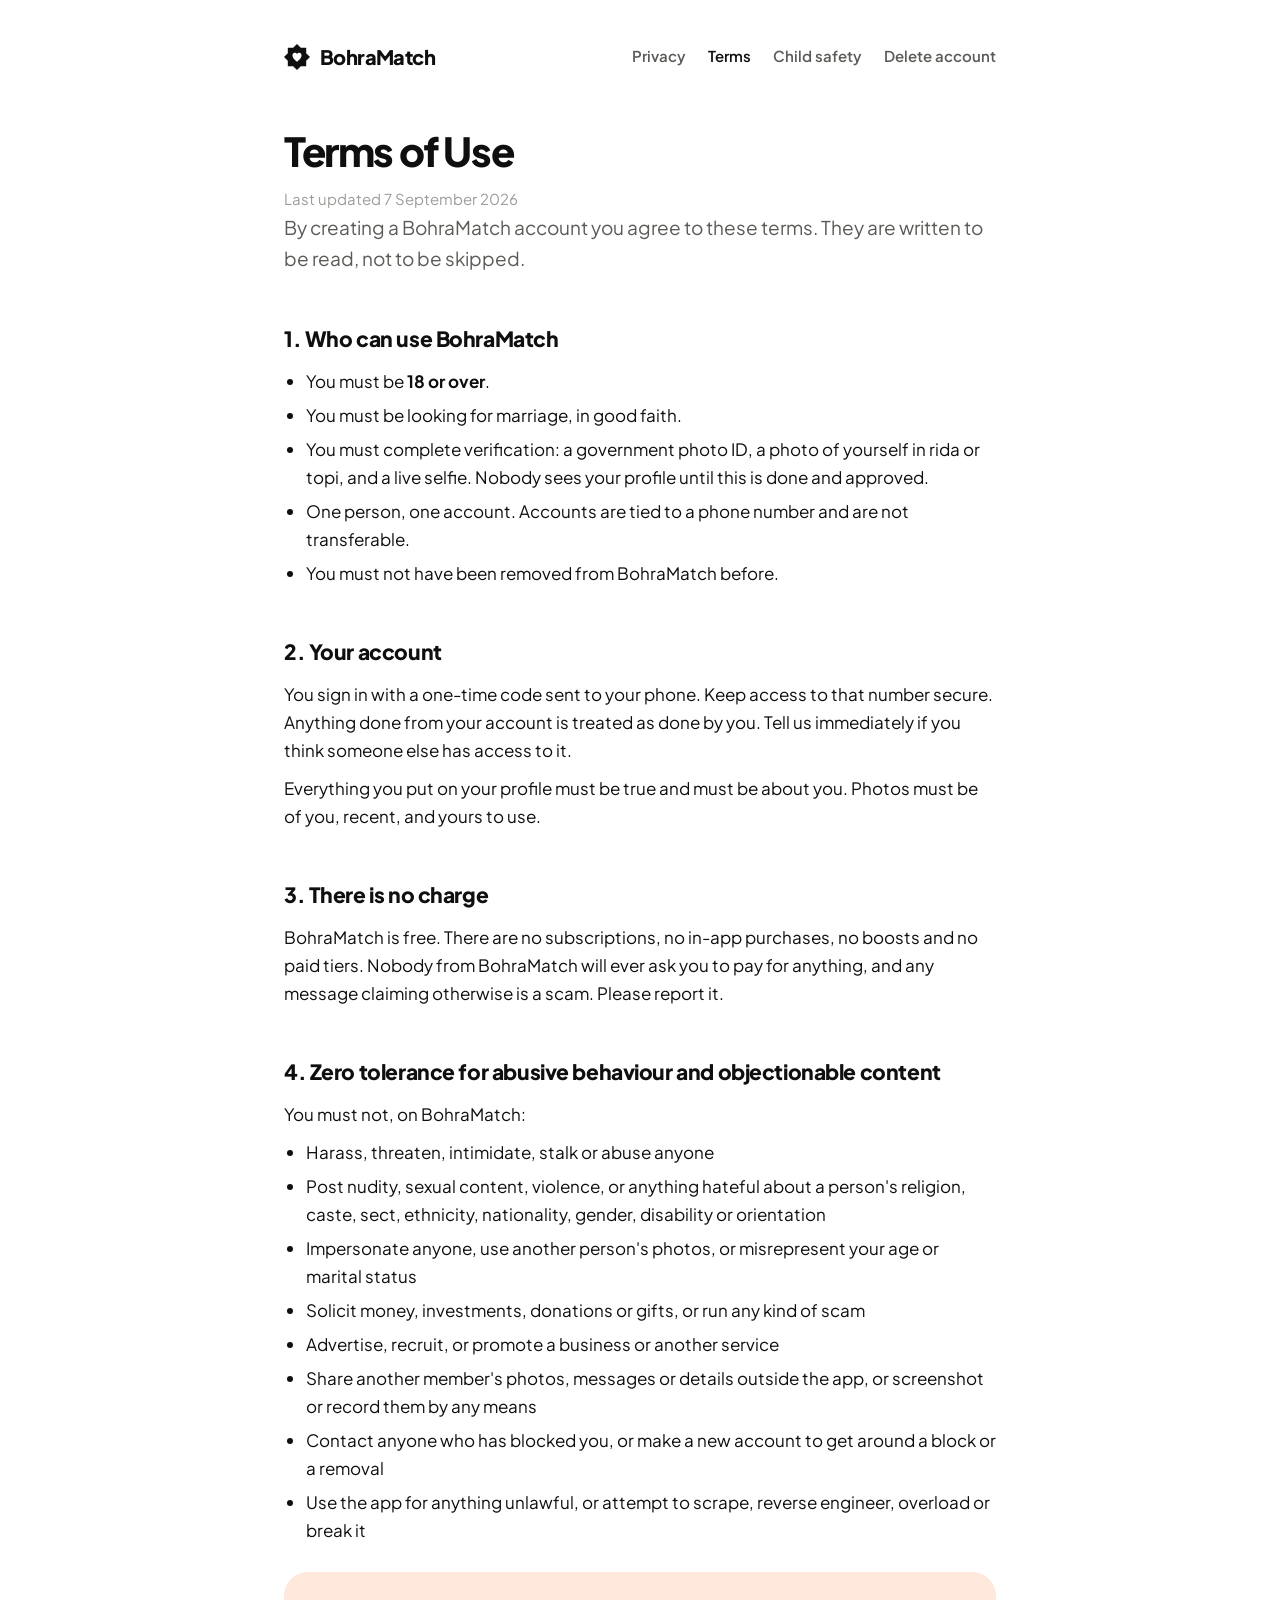
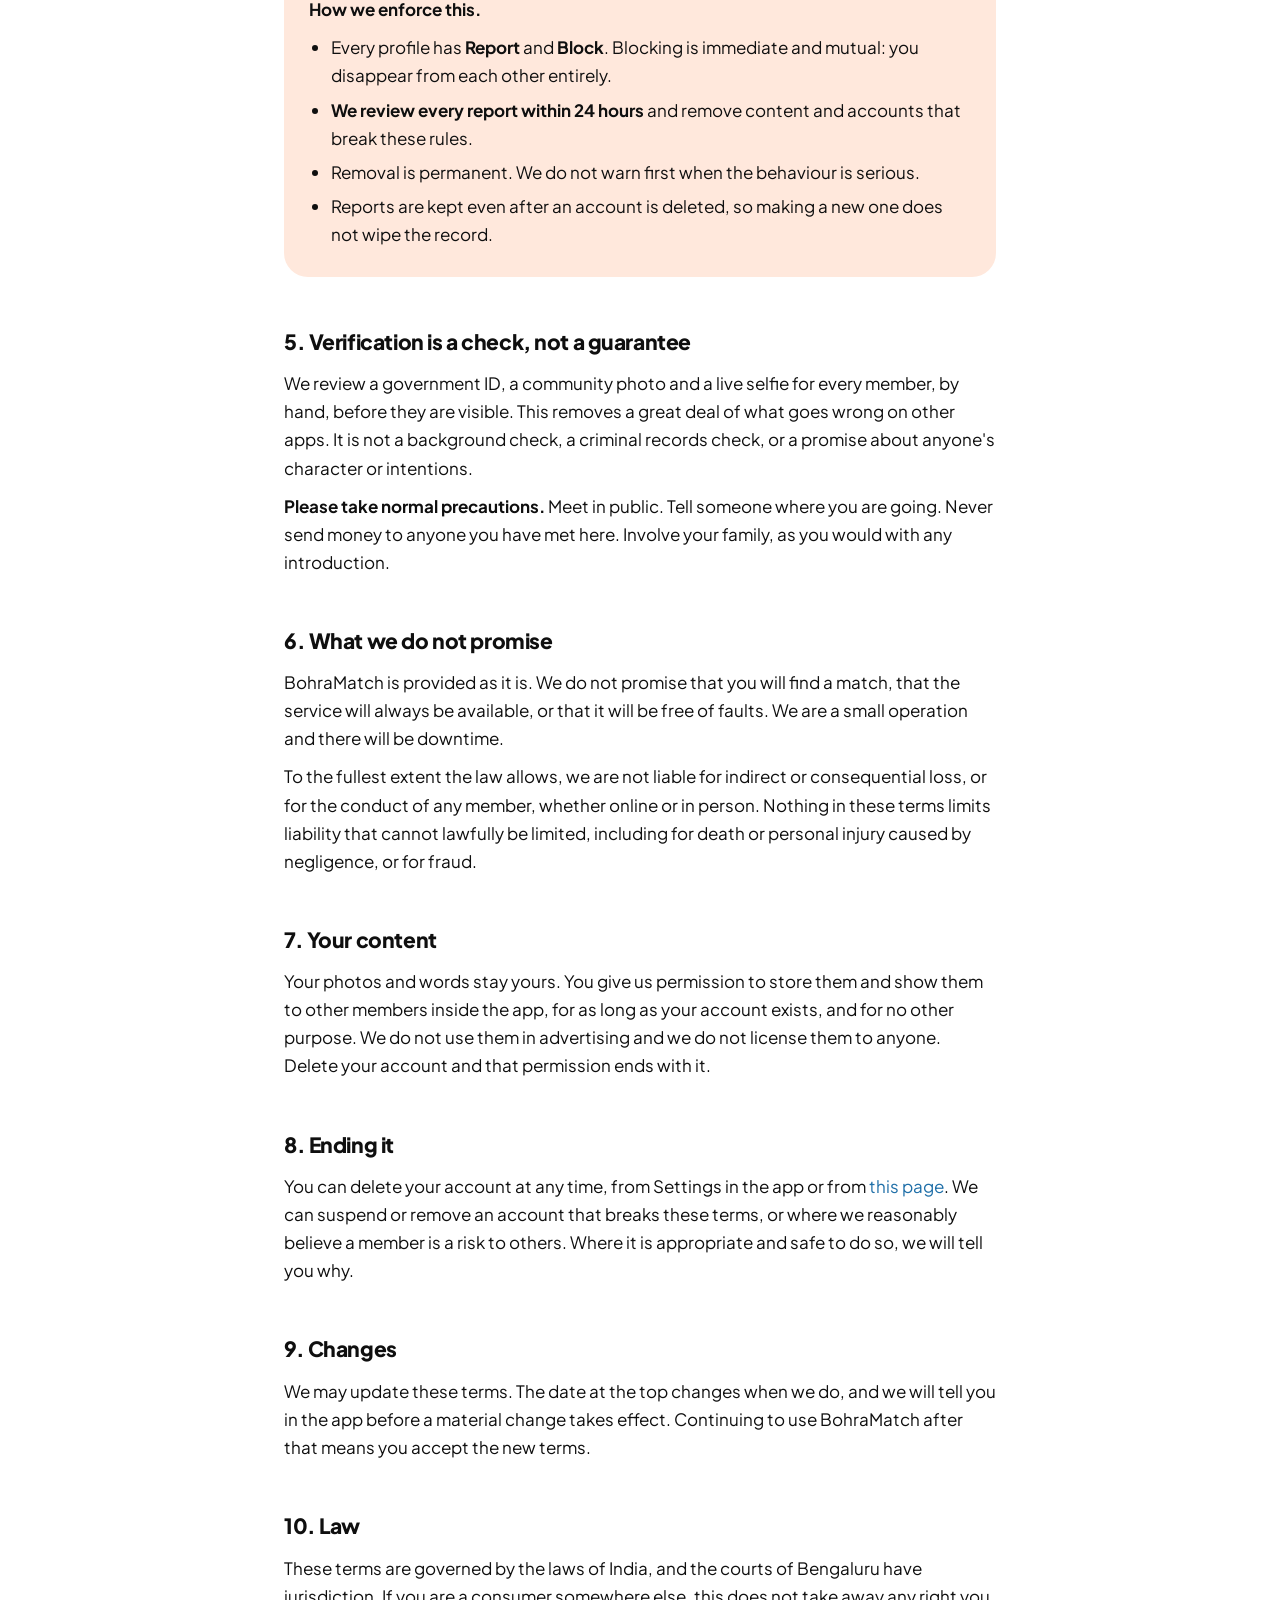
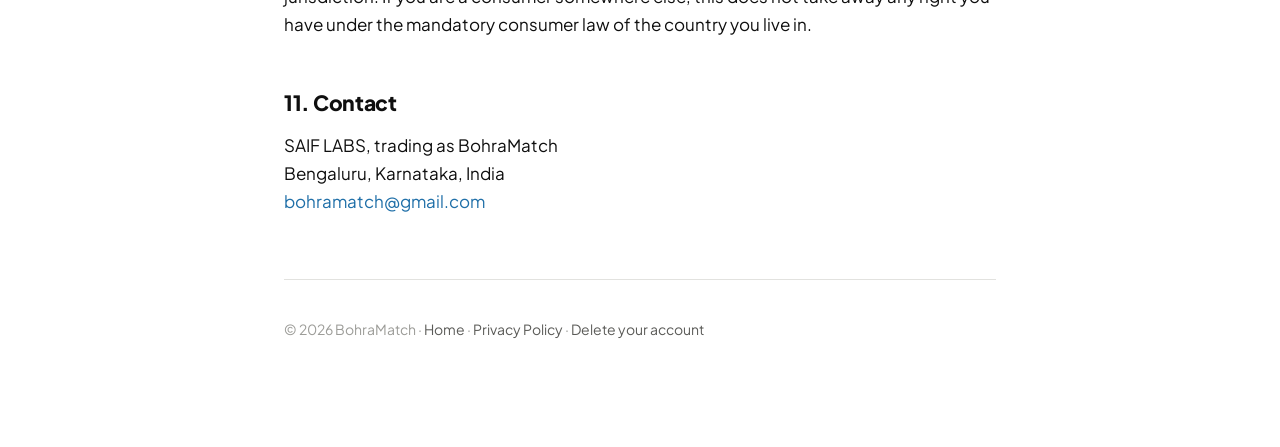
<file: terms.html>
<!DOCTYPE html>
<html lang="en">
<head>
<meta charset="utf-8" />
<meta name="viewport" content="width=device-width, initial-scale=1" />
<title>Terms of Use &middot; BohraMatch</title>
<meta name="description" content="The rules for using BohraMatch." />
<link rel="preconnect" href="https://fonts.googleapis.com" />
<link rel="preconnect" href="https://fonts.gstatic.com" crossorigin />
<link href="https://fonts.googleapis.com/css2?family=Plus+Jakarta+Sans:wght@500;600;700;800&display=swap" rel="stylesheet" />
<link rel="stylesheet" href="style.css" />
<link rel="icon" href="icon.svg" type="image/svg+xml" />
</head>
<body>
<div class="wrap">

  <div class="top">
    <a class="brand" href="./">
      <svg class="mark" viewBox="0 0 24 24" aria-hidden="true">
        <path fill="#0F0F0F" fill-rule="evenodd" d="M12.00 0.00L15.51 3.51L20.49 3.51L20.49 8.49L24.00 12.00L20.49 15.51L20.49 20.49L15.51 20.49L12.00 24.00L8.49 20.49L3.51 20.49L3.51 15.51L0.00 12.00L3.51 8.49L3.51 3.51L8.49 3.51Z M12 16.4 C12 16.4, 7.8 13.4, 7.8 10.4 A2.2 2.2 0 0 1 12 9.3 A2.2 2.2 0 0 1 16.2 10.4 C16.2 13.4 12 16.4 12 16.4 Z" />
      </svg>
      BohraMatch
    </a>
    <nav class="nav">
      <a href="privacy.html">Privacy</a>
      <a href="terms.html" aria-current="page">Terms</a>
      <a href="child-safety.html">Child safety</a>
      <a href="delete-account.html">Delete account</a>
    </nav>
  </div>

  <h1>Terms of Use</h1>
  <p class="updated">Last updated 7 September 2026</p>

  <p class="lede">
    By creating a BohraMatch account you agree to these terms. They are written to be read,
    not to be skipped.
  </p>

  <h2>1. Who can use BohraMatch</h2>
  <ul>
    <li>You must be <strong>18 or over</strong>.</li>
    <li>You must be looking for marriage, in good faith.</li>
    <li>You must complete verification: a government photo ID, a photo of yourself in rida
      or topi, and a live selfie. Nobody sees your profile until this is done and approved.</li>
    <li>One person, one account. Accounts are tied to a phone number and are not transferable.</li>
    <li>You must not have been removed from BohraMatch before.</li>
  </ul>

  <h2>2. Your account</h2>
  <p>
    You sign in with a one-time code sent to your phone. Keep access to that number secure.
    Anything done from your account is treated as done by you. Tell us immediately if you
    think someone else has access to it.
  </p>
  <p>
    Everything you put on your profile must be true and must be about you. Photos must be
    of you, recent, and yours to use.
  </p>

  <h2>3. There is no charge</h2>
  <p>
    BohraMatch is free. There are no subscriptions, no in-app purchases, no boosts and no
    paid tiers. Nobody from BohraMatch will ever ask you to pay for anything, and any
    message claiming otherwise is a scam. Please report it.
  </p>

  <h2>4. Zero tolerance for abusive behaviour and objectionable content</h2>
  <p>You must not, on BohraMatch:</p>
  <ul>
    <li>Harass, threaten, intimidate, stalk or abuse anyone</li>
    <li>Post nudity, sexual content, violence, or anything hateful about a person's
      religion, caste, sect, ethnicity, nationality, gender, disability or orientation</li>
    <li>Impersonate anyone, use another person's photos, or misrepresent your age or
      marital status</li>
    <li>Solicit money, investments, donations or gifts, or run any kind of scam</li>
    <li>Advertise, recruit, or promote a business or another service</li>
    <li>Share another member's photos, messages or details outside the app, or screenshot
      or record them by any means</li>
    <li>Contact anyone who has blocked you, or make a new account to get around a block or
      a removal</li>
    <li>Use the app for anything unlawful, or attempt to scrape, reverse engineer, overload
      or break it</li>
  </ul>

  <div class="card peach">
    <p style="margin-top:0"><strong>How we enforce this.</strong></p>
    <ul style="margin-bottom:0">
      <li>Every profile has <strong>Report</strong> and <strong>Block</strong>. Blocking is
        immediate and mutual: you disappear from each other entirely.</li>
      <li><strong>We review every report within 24 hours</strong> and remove content and
        accounts that break these rules.</li>
      <li>Removal is permanent. We do not warn first when the behaviour is serious.</li>
      <li>Reports are kept even after an account is deleted, so making a new one does not
        wipe the record.</li>
    </ul>
  </div>

  <h2>5. Verification is a check, not a guarantee</h2>
  <p>
    We review a government ID, a community photo and a live selfie for every member, by
    hand, before they are visible. This removes a great deal of what goes wrong on other
    apps. It is not a background check, a criminal records check, or a promise about
    anyone's character or intentions.
  </p>
  <p>
    <strong>Please take normal precautions.</strong> Meet in public. Tell someone where you
    are going. Never send money to anyone you have met here. Involve your family, as you
    would with any introduction.
  </p>

  <h2>6. What we do not promise</h2>
  <p>
    BohraMatch is provided as it is. We do not promise that you will find a match, that the
    service will always be available, or that it will be free of faults. We are a small
    operation and there will be downtime.
  </p>
  <p>
    To the fullest extent the law allows, we are not liable for indirect or consequential
    loss, or for the conduct of any member, whether online or in person. Nothing in these
    terms limits liability that cannot lawfully be limited, including for death or personal
    injury caused by negligence, or for fraud.
  </p>

  <h2>7. Your content</h2>
  <p>
    Your photos and words stay yours. You give us permission to store them and show them to
    other members inside the app, for as long as your account exists, and for no other
    purpose. We do not use them in advertising and we do not license them to anyone. Delete
    your account and that permission ends with it.
  </p>

  <h2>8. Ending it</h2>
  <p>
    You can delete your account at any time, from Settings in the app or from
    <a href="delete-account.html">this page</a>. We can suspend or remove an account that
    breaks these terms, or where we reasonably believe a member is a risk to others. Where
    it is appropriate and safe to do so, we will tell you why.
  </p>

  <h2>9. Changes</h2>
  <p>
    We may update these terms. The date at the top changes when we do, and we will tell you
    in the app before a material change takes effect. Continuing to use BohraMatch after
    that means you accept the new terms.
  </p>

  <h2>10. Law</h2>
  <p>
    These terms are governed by the laws of India, and the courts of Bengaluru have
    jurisdiction. If you are a consumer somewhere else, this does not take away any right
    you have under the mandatory consumer law of the country you live in.
  </p>

  <h2>11. Contact</h2>
  <p>
    SAIF LABS, trading as BohraMatch<br />
    Bengaluru, Karnataka, India<br />
    <a href="mailto:bohramatch@gmail.com">bohramatch@gmail.com</a>
  </p>

  <footer>
    <p>
      &copy; 2026 BohraMatch &middot;
      <a href="./">Home</a> &middot;
      <a href="privacy.html">Privacy Policy</a> &middot;
      <a href="delete-account.html">Delete your account</a>
    </p>
  </footer>

</div>
</body>
</html>
</file>
<file: style.css>
/* BohraMatch site. Tokens mirror src/theme/tokens.ts in the app repo. */

:root {
  --bg: #FFFFFF;
  --surface: #F3F3F1;
  --surface2: #E7E7E4;
  --border: #E2E2DF;

  --ink: #0F0F0F;
  --ink2: #5B5B58;
  --ink3: #9C9C98;

  --tint-peach: #FFE8DC;
  --coral: #D9552B;
  --tint-mint: #DCF3E4;
  --mint-ink: #1F7A4D;
  --tint-lilac: #E8E3FB;
  --lilac-ink: #5B49C9;
  --tint-sun: #FFF0B8;
  --sun-ink: #8A6400;
  --tint-sky: #DCEEF9;
  --sky-ink: #1F6FA8;

  --radius-card: 24px;
  --radius-pill: 999px;
}

* { box-sizing: border-box; }
html { -webkit-text-size-adjust: 100%; scroll-behavior: smooth; }

body {
  margin: 0;
  background: var(--bg);
  color: var(--ink);
  font-family: "Plus Jakarta Sans", -apple-system, BlinkMacSystemFont, "Segoe UI",
    Roboto, Helvetica, Arial, sans-serif;
  font-size: 17px;
  line-height: 1.65;
  -webkit-font-smoothing: antialiased;
}

.wrap { max-width: 760px; margin: 0 auto; padding: 40px 24px 96px; }

/* ------------------------------------------------------------- header --- */

.top {
  display: flex;
  align-items: center;
  justify-content: space-between;
  gap: 16px;
  flex-wrap: wrap;
  margin-bottom: 56px;
}

.brand {
  display: inline-flex;
  align-items: center;
  gap: 10px;
  font-weight: 800;
  letter-spacing: -0.03em;
  font-size: 20px;
  color: var(--ink);
  text-decoration: none;
}

.mark {
  width: 26px;
  height: 26px;
  flex: none;
}

.nav { display: flex; gap: 22px; font-size: 15px; font-weight: 600; }
.nav a { color: var(--ink2); text-decoration: none; }
.nav a:hover, .nav a[aria-current="page"] { color: var(--ink); }

/* --------------------------------------------------------- typography --- */

h1 {
  font-size: 40px;
  line-height: 1.1;
  letter-spacing: -0.035em;
  font-weight: 800;
  margin: 0 0 14px;
}

h2 {
  font-size: 21px;
  letter-spacing: -0.02em;
  font-weight: 800;
  margin: 48px 0 10px;
}

h3 {
  font-size: 16px;
  letter-spacing: -0.01em;
  font-weight: 700;
  margin: 26px 0 6px;
}

p { margin: 10px 0; }
ul { padding-left: 22px; margin: 10px 0; }
li { margin: 6px 0; }

a { color: var(--sky-ink); text-decoration: none; }
a:hover { text-decoration: underline; }

.lede { font-size: 19px; color: var(--ink2); margin: 0 0 8px; }
.updated { color: var(--ink3); font-size: 15px; margin: 0; }
.muted { color: var(--ink2); }

hr { border: none; border-top: 1px solid var(--border); margin: 48px 0; }

/* -------------------------------------------------------------- parts --- */

.card {
  border: 1px solid var(--border);
  border-radius: var(--radius-card);
  padding: 22px 24px;
  background: var(--surface);
  margin: 28px 0;
}

.card > :first-child { margin-top: 0; }
.card > :last-child { margin-bottom: 0; }

.card.peach { background: var(--tint-peach); border-color: transparent; }
.card.mint  { background: var(--tint-mint);  border-color: transparent; }
.card.lilac { background: var(--tint-lilac); border-color: transparent; }
.card.sun   { background: var(--tint-sun);   border-color: transparent; }
.card.sky   { background: var(--tint-sky);   border-color: transparent; }

.label {
  font-size: 12px;
  font-weight: 700;
  letter-spacing: 0.06em;
  text-transform: uppercase;
  color: var(--ink3);
  margin: 0 0 6px;
}

.btn {
  display: inline-block;
  background: var(--ink);
  color: #FFFFFF;
  font-weight: 700;
  font-size: 16px;
  padding: 14px 26px;
  border-radius: var(--radius-pill);
  text-decoration: none;
}
.btn:hover { text-decoration: none; opacity: 0.88; }

.grid {
  display: grid;
  grid-template-columns: repeat(auto-fit, minmax(210px, 1fr));
  gap: 14px;
  margin: 28px 0;
}

.grid .card { margin: 0; }

table {
  width: 100%;
  border-collapse: collapse;
  margin: 18px 0;
  font-size: 15px;
  display: block;
  overflow-x: auto;
}
th, td {
  text-align: left;
  padding: 10px 14px 10px 0;
  border-bottom: 1px solid var(--border);
  vertical-align: top;
}
th { font-weight: 700; font-size: 13px; letter-spacing: 0.04em; text-transform: uppercase; color: var(--ink3); }

.toc { font-size: 15px; }
.toc ol { padding-left: 20px; }
.toc li { margin: 3px 0; }

footer {
  margin-top: 64px;
  padding-top: 28px;
  border-top: 1px solid var(--border);
  color: var(--ink3);
  font-size: 14px;
}
footer a { color: var(--ink2); }

@media (max-width: 560px) {
  body { font-size: 16px; }
  h1 { font-size: 32px; }
  .wrap { padding: 28px 20px 72px; }
  .top { margin-bottom: 40px; }
}
</file>
